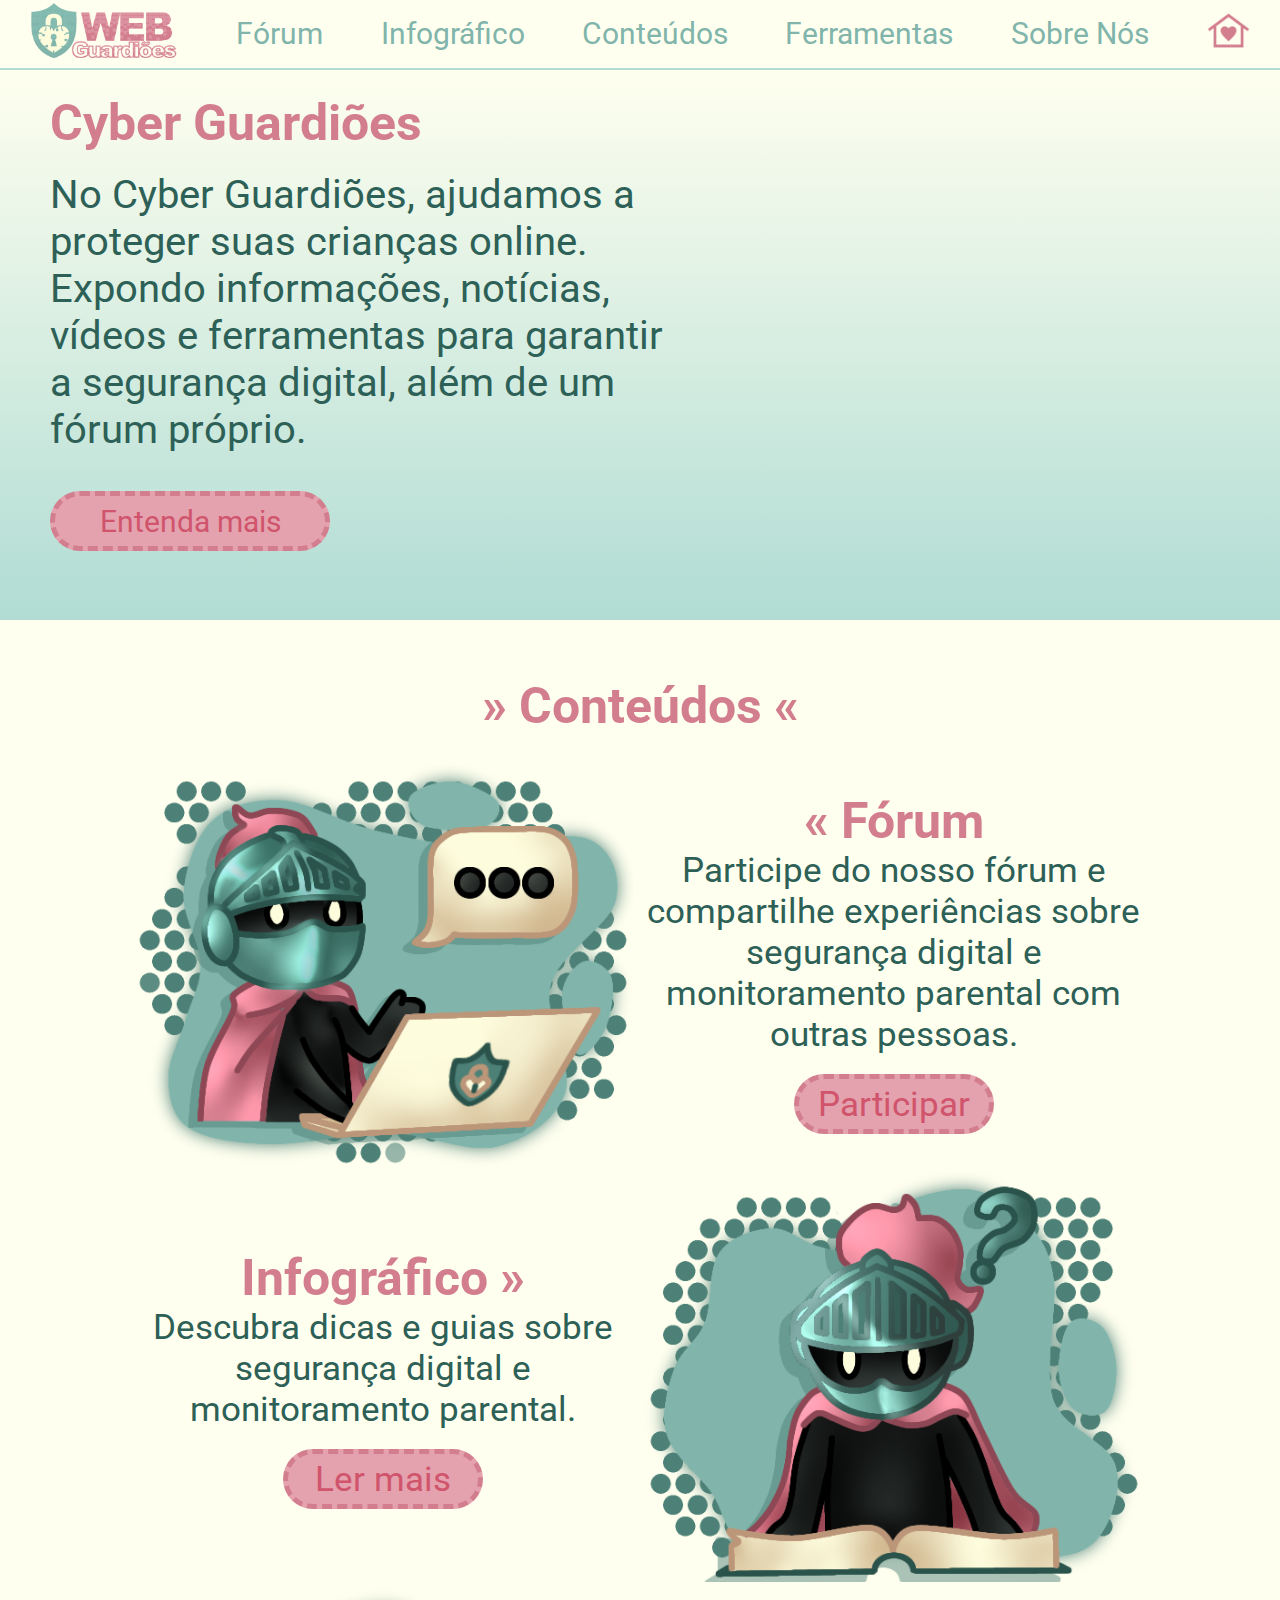
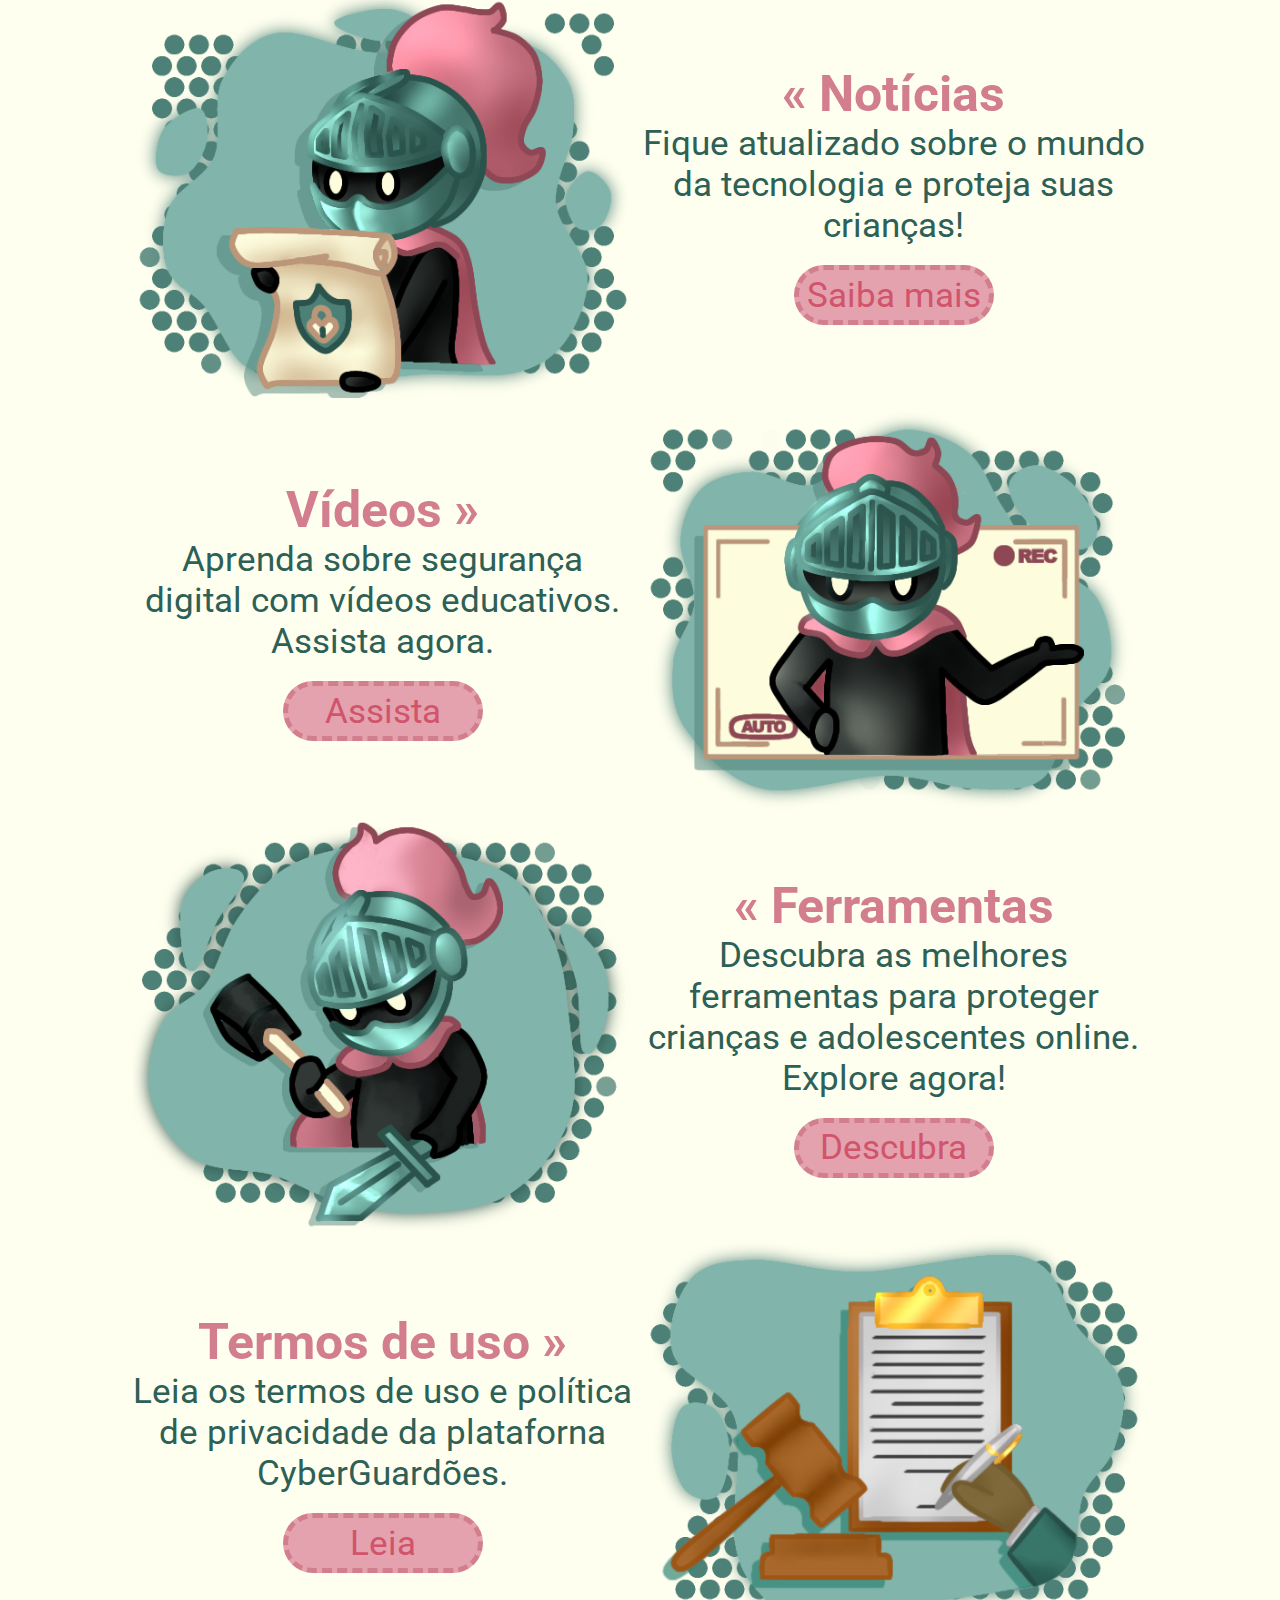
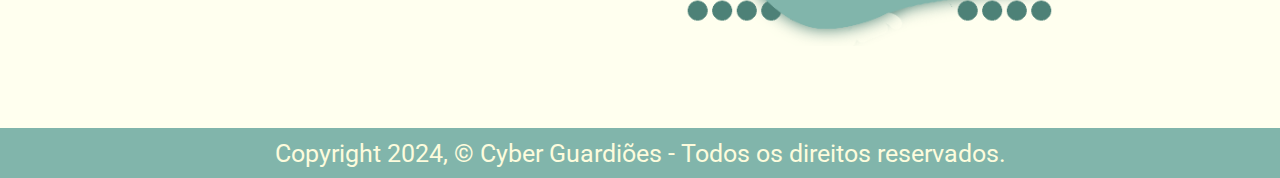
<file: index.html>
<!DOCTYPE html>
<html lang="pt-BR">
    <head>
        <meta charset="UTF-8">
        <meta name="viewport" content="width-device-width, initial-scale-1.0">
        <link rel="icon" type="image/png" href="src/imagens/Icone.png">
        <link rel="stylesheet" href="src/style/style.css">
        <title>CyberGuardiões | Principal</title>
    </head>
    <body>
        <nav> <!-- MENU -->
            <ul>
                <li><a href="index.html" width="50%"><img src="src/imagens/Logo.png" width="150px" height="auto"></a></li>  
                <li><a href="https://cyberguardioes.wixsite.com/forum">Fórum</a></li>
                <li><a href="infografico.html">Infográfico</a></li>
                <li><a href="conteudos.html">Conteúdos</a></li>
                <li><a href="ferramentas.html">Ferramentas</a></li>
		<li><a href="sobre_nos.html">Sobre Nós</a></li>
                <li><a href="index.html"><img src="src/imagens/Casinha.png" width="45px" height="auto"></a></li>
            </ul>
        </nav>
        <div class="espaco"></div><!-- espaço em branco por baixo do nav-->
        <div class="bemvindo_gradiente"><!-- parte do gradiente -->
            <div class="bemvindo"><!-- area do texto + botao -->
                <br><h2 class="titulo">Cyber Guardiões</h2>
                <br><p>No Cyber Guardiões, ajudamos a proteger suas crianças online. Expondo informações, notícias, vídeos e ferramentas para garantir a segurança digital, além de um fórum próprio.</p>
                <br><br><div class="bemvindo_botao"><a href="#conteudo"><p>Entenda mais</p></a></div>
                <div id="conteudo"></div><!-- da certinho no começo da proxima parte, sem o nav sobrepor -->
            </div>
            <img src="src/imagens/Guadiao.png" class="Guardiao">
        </div>
        <center><br><br>
            <div class="conteudo">
                <br><h2 class="titulo">&#187; Conteúdos &#171;</h2><br>
                <table>
                    <tr> <!-- FORUM -->
                        <th>
                            <img src="src/imagens/Forum.png">
                        </th>
                        <th>
                            <h2 class="titulo">&#171; Fórum</h2>
                            <p>Participe do nosso fórum e compartilhe experiências sobre segurança digital e monitoramento parental com outras pessoas.</p>
                            <br><center><div class="conteudo_botao"><a href="https://cyberguardioes.wixsite.com/forum"><p>Participar</p></a></div></center>
                        </th>
                    </tr>
                    <tr> <!-- ARTIGOS -->
                        <th>
                            <h2 class="titulo">Infográfico &#187;</h2>
                            <p>Descubra dicas e guias sobre segurança digital e monitoramento parental.</p>
                            <br><center><div class="conteudo_botao"><a href="infografico.html"><p>Ler mais</p></a></div></center>
                        </th>
                        <th>
                            <img src="src/imagens/Infografico.png">
                        </th>
                    </tr>
                    <tr><!-- NOTICIAS -->
                        <th>
                            <img src="src/imagens/Noticias.png">
                        </th>
                        <th>
                            <h2 class="titulo">&#171; Notícias</h2>
                            <p>Fique atualizado sobre o mundo da tecnologia e proteja suas crianças!</p>
                            <br><center><div class="conteudo_botao"><a href="conteudos.html#noticias"><p>Saiba mais</p></a></div></center>
                        </th>
                    </tr>
                    <tr><!-- VIDEOS -->
                        <th>
                            <h2 class="titulo">Vídeos &#187;</h2>
                            <p>Aprenda sobre segurança digital com vídeos educativos. Assista agora.</p>
                            <br><center><div class="conteudo_botao"><a href="conteudos.html#videos"><p>Assista</p></a></div></center>
                        </th>
                        <th>
                            <img src="src/imagens/Videos.png">
                        </th>
                    </tr>
                    <tr><!-- FERRAMENTAS -->
                        <th>
                            <img src="src/imagens/Ferramentas.png">
                        </th>
                        <th>
                            <h2 class="titulo">&#171; Ferramentas</h2>
                            <p>Descubra as melhores ferramentas para proteger crianças e adolescentes online. Explore agora!</p>
                            <br><center><div class="conteudo_botao"><a href="ferramentas.html"><p>Descubra</p></a></div></center>
                        </th>
                    </tr>
		    <tr><!-- TERMOS DE USO -->
                        <th>
                            <h2 class="titulo">Termos de uso &#187;</h2>
                            <p>Leia os termos de uso e política de privacidade da plataforna CyberGuardões.</p>
                            <br><center><div class="conteudo_botao"><a href="https://cyberguardioes.wixsite.com/forum/termos-de-uso"><p>Leia</p></a></div></center>
                        </th>
                        <th>
                            <img src="src/imagens/Termos.png">
                        </th>
                    </tr>	
                </table>
            </div><br>
        </center>
		<br><br><br>
        <footer>
            Copyright 2024, © Cyber Guardiões - Todos os direitos reservados.
        </footer>
    </body>
</html>
</file>
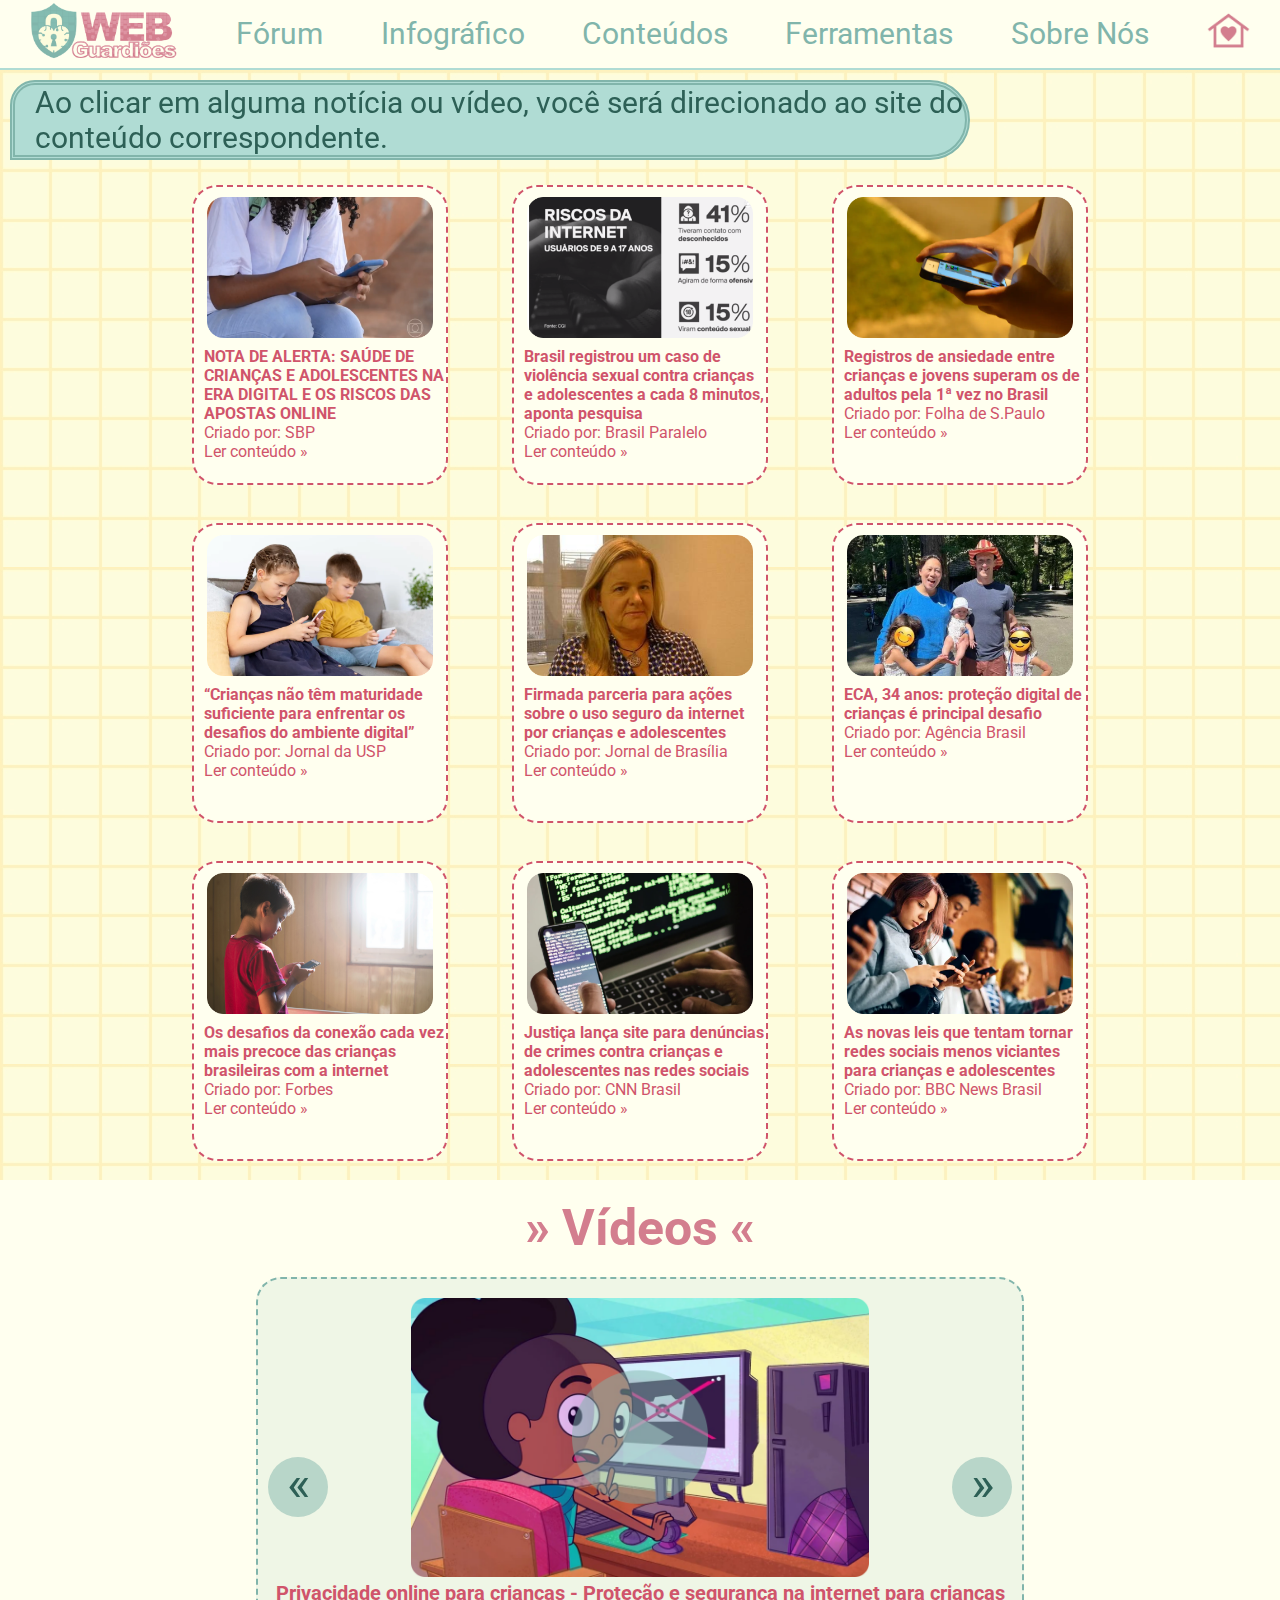
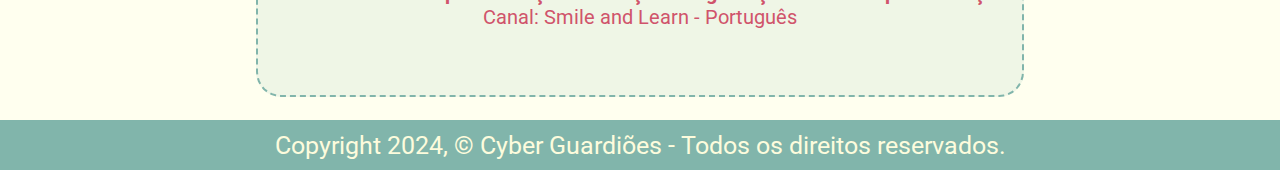
<file: conteudos.html>
<!DOCTYPE html>
<html lang="pt-BR">
    <head>
        <meta charset="UTF-8">
        <meta name="viewport" content="width-device-width, initial-scale-1.0">
        <link rel="icon" type="image/png" href="src/imagens/Icone.png">
        <link rel="stylesheet" href="src/style/style.css">
        <title>CyberGuardiões | Conteúdos</title>
    </head>
    <body>
        <nav> <!-- MENU -->
            <ul>
                <li><a href="index.html" width="50%"><img src="src/imagens/Logo.png" width="150px" height="auto"></a></li>  
                <li><a href="https://cyberguardioes.wixsite.com/forum">Fórum</a></li>
                <li><a href="infografico.html">Infográfico</a></li>
                <li><a href="conteudos.html">Conteúdos</a></li>
                <li><a href="ferramentas.html">Ferramentas</a></li>
		        <li><a href="sobre_nos.html">Sobre Nós</a></li>
                <li><a href="index.html"><img src="src/imagens/Casinha.png" width="45px" height="auto"></a></li>
            </ul>
        </nav>
        <div class="espaco" id="noticias"></div><!--espaço em branco por baixo do nav-->
        <div style="background-image: url(src/imagens/fundo.jpg)">
            <div class="balao"> Ao clicar em alguma notícia ou vídeo, você será direcionado ao site do conteúdo correspondente.</div>
            <br><h2 class="titulo"><center>&#187; Notícias &#171;</center></h2><br><br>
            <section class="noticiaSection">
            <div class="noticiaDiv">
                <a href="https://www.sbp.com.br/imprensa/detalhe/news/nota-de-alerta-saude-de-criancas-e-adolescentes-na-era-digital-e-os-riscos-das-apostas-online/"><center><img src="src/imagens/Noticia1.png"></center>
                <p>
                    <b>NOTA DE ALERTA: SAÚDE DE CRIANÇAS E ADOLESCENTES NA ERA DIGITAL E OS RISCOS DAS APOSTAS ONLINE</b><br>
                    Criado por: SBP<br>
                    Ler conteúdo &#187;</a>
                </p><br>
            </div>
            <div class="noticiaDiv">
                <a href="https://www.brasilparalelo.com.br/noticias/brasil-registrou-um-caso-de-violencia-sexual-contra-criancas-e-adolescentes-a-cada-8-minutos-aponta-pesquisa"><center><img src="src/imagens/Noticia2.png"></center>
                <p>
                    <b>Brasil registrou um caso de violência sexual contra crianças e adolescentes a cada 8 minutos, aponta pesquisa</b><br>
                    Criado por: Brasil Paralelo<br>
                    Ler conteúdo &#187;</a>
                </p><br>
            </div>
            <div class="noticiaDiv">
                <a href="Registros de ansiedade entre crianças e jovens superam os de adultos pela 1ª vez no Brasil"><center><img src="src/imagens/Noticia3.png"></center>
                <p>
                    <b>Registros de ansiedade entre crianças e jovens superam os de adultos pela 1ª vez no Brasil</b><br>
                    Criado por: Folha de S.Paulo<br>
                    Ler conteúdo &#187;</a>
                </p><br>
            </div>
        </section><br><br>
        <section class="noticiaSection">
            <div class="noticiaDiv">
                <a href="https://jornal.usp.br/radio-usp/criancas-nao-tem-maturidade-suficiente-para-enfrentar-os-desafios-do-ambiente-digital/"><center><img src="src/imagens/Noticia4.png"></center>
                <p>
                    <b>“Crianças não têm maturidade suficiente para enfrentar os desafios do ambiente digital”</b><br>
                    Criado por: Jornal da USP<br>
                    Ler conteúdo &#187;</a>
                </p><br>
            </div>
            <div class="noticiaDiv">
                <a href="https://jornaldebrasilia.com.br/brasilia/firmada-parceria-para-acoes-sobre-o-uso-seguro-da-internet-por-criancas-e-adolescentes/"><center><img src="src/imagens/Noticia5.png"></center>
                <p>
                    <b>Firmada parceria para ações sobre o uso seguro da internet por crianças e adolescentes</b><br>
                    Criado por: Jornal de Brasília<br>
                    Ler conteúdo &#187;</a>
                </p><br>
            </div>
            <div class="noticiaDiv">
                <a href="https://agenciabrasil.ebc.com.br/direitos-humanos/noticia/2024-07/eca-34-anos-protecao-digital-de-criancas-e-principal-desafio"><center><img src="src/imagens/Noticia6.png"></center>
                <p>
                    <b>ECA, 34 anos: proteção digital de crianças é principal desafio</b><br>
                    Criado por: Agência Brasil<br>
                    Ler conteúdo &#187;</a>
                </p><br>
            </div>
        </section><br><br>
        <section class="noticiaSection">
            <div class="noticiaDiv">
                <a href="https://forbes.com.br/forbes-tech/2023/11/criancas-brasileiras-estao-conectadas-a-internet-mais-cedo-quais-os-desafios-dessa-relacao/"><center><img src="src/imagens/Noticia7.png"></center>
                <p>
                    <b>Os desafios da conexão cada vez mais precoce das crianças brasileiras com a internet</b><br>
                    Criado por: Forbes<br>
                    Ler conteúdo &#187;</a>
                </p><br>
            </div>
            <div class="noticiaDiv">
                <a href="https://www.cnnbrasil.com.br/nacional/justica-lanca-site-para-denuncias-de-crimes-contra-criancas-e-adolescentes-nas-redes-sociais/"><center><img src="src/imagens/Noticia8.png"></center>
                <p>
                    <b>Justiça lança site para denúncias de crimes contra crianças e adolescentes nas redes sociais</b><br>
                    Criado por: CNN Brasil<br>
                    Ler conteúdo &#187;</a>
                </p><br>
            </div>
            <div class="noticiaDiv">
                <a href="https://www.bbc.com/portuguese/articles/c2x0g71452vo"><center><img src="src/imagens/Noticia9.png"></center>
                <p>
                    <b>As novas leis que tentam tornar redes sociais menos viciantes para crianças e adolescentes</b><br>
                    Criado por: BBC News Brasil<br>
                    Ler conteúdo &#187;</a>
                </p><br>
            </div>
        </section><br><div  id="videos" class="idVideo"></div>
    </div>
    <div class="fundoVideo">
        <br><h2 class="titulo"><center>&#187; Vídeos &#171;</center></h2>
        <div class="carrossel"><br>
            <div class="carrossel-container">
                <div class="videoDiv">
                    <a href="https://www.youtube.com/watch?v=IRYbq9EMyNM"><img src="src/imagens/Video1.png"></a>
                    <div class="legendaVideos">
                        <p>
                            <b>Privacidade online para crianças - Proteção e segurança na internet para crianças<br></b>
                            Canal: Smile and Learn - Português
                        </p>
                    </div>
                </div>
                <div class="videoDiv">
                    <a href="https://www.youtube.com/watch?v=xRWcW0RtYjY"><img src="src/imagens/Video2.png"></a>
                    <div class="legendaVideos">
                        <p>
                            <b>O que são as fakes news? - Dicas para reconhecê-las - Fake news para crianças<br>Episódio 1<br></b>
                            Canal: Smile and Learn - Português
                        </p>
                    </div>
                </div>
                <div class="videoDiv">
                    <a href="https://www.youtube.com/watch?v=mnj_6tWZf7k"><img src="src/imagens/Video3.png"></a>
                    <div class="legendaVideos">
                        <p>
                            <b>Segurança Na Internet<br></b>
                            Canal: CEPIA Cidadania
                        </p>
                    </div>
                </div>
                <div class="videoDiv">
                    <a href="https://www.youtube.com/watch?v=ynq1lVoPO_I"><img src="src/imagens/Video4.png"></a>
                    <div class="legendaVideos">
                        <p>
                            <b>Cidadania digital: educação e proteção das crianças online | Marcelo Fattori | TEDxJundiaí<br></b>
                            Canal: TEDx Talks
                        </p>
                    </div>
                </div>
                <div class="videoDiv">
                    <a href="https://www.youtube.com/watch?v=0_63EE1SedE"><img src="src/imagens/Video5.png"></a>
                    <div class="legendaVideos">
                        <p>
                            <b>O perigo das REDES SOCIAIS para crianças e adolescentes| Cuidados e prevenção para um uso consciente<br></b>
                            Canal: Almanaque dos Pais
                        </p>
                    </div>
                </div>
                <div class="videoDiv">
                    <a href="https://www.youtube.com/watch?v=FVJTNMNWdyU"><img src="src/imagens/Video6.png"></a>
                    <div class="legendaVideos">
                        <p>
                            <b>Em vídeo perturbador, campanha mostra perigos de postar fotos de crianças<br>Episódio 1<br></b>
                            Canal: NG Pimentas e Legumes
                        </p>
                    </div>
                </div>
                <div class="videoDiv">
                    <a href="https://www.youtube.com/watch?v=jBnO_JhjCjY"><img src="src/imagens/Video7.png"></a>
                    <div class="legendaVideos">
                        <p>
                            <b>Entenda os riscos da exposição de filhos na internet | BandNews TV<br></b>
                            Canal: Band Jornalismo
                        </p>
                    </div>
                </div>
                <div class="videoDiv">
                    <a href="https://www.youtube.com/watch?v=o35IDQYacpk"><img src="src/imagens/Video8.png"></a>
                    <div class="legendaVideos">
                        <p>
                            <b>Veja Saúde: Os limites do uso de redes sociais por crianças e adolescentes<br></b>
                            Canal: veja+
                        </p>
                    </div>
                </div>
            </div>
            <div class="VideoBotao Esquerda" onclick="moveSlide(-1)">&#171;</div>
            <div class="VideoBotao Direita" onclick="moveSlide(1)">&#187;</div>
        </div>
    </div>
        <footer>
            Copyright 2024, © Cyber Guardiões - Todos os direitos reservados.
        </footer>
        <script>
            let currentIndex = 0;
            const slides = document.querySelectorAll('.videoDiv');
            const totalSlides = slides.length;
        
            function moveSlide(direction) {
                currentIndex = (currentIndex + direction + totalSlides) % totalSlides;
                const slideWidth = slides[0].clientWidth;
                const offset = -currentIndex * slideWidth;
                document.querySelector('.carrossel-container').style.transform = `translateX(${offset}px)`;
            }
        </script>
    </body>
</html>
</file>
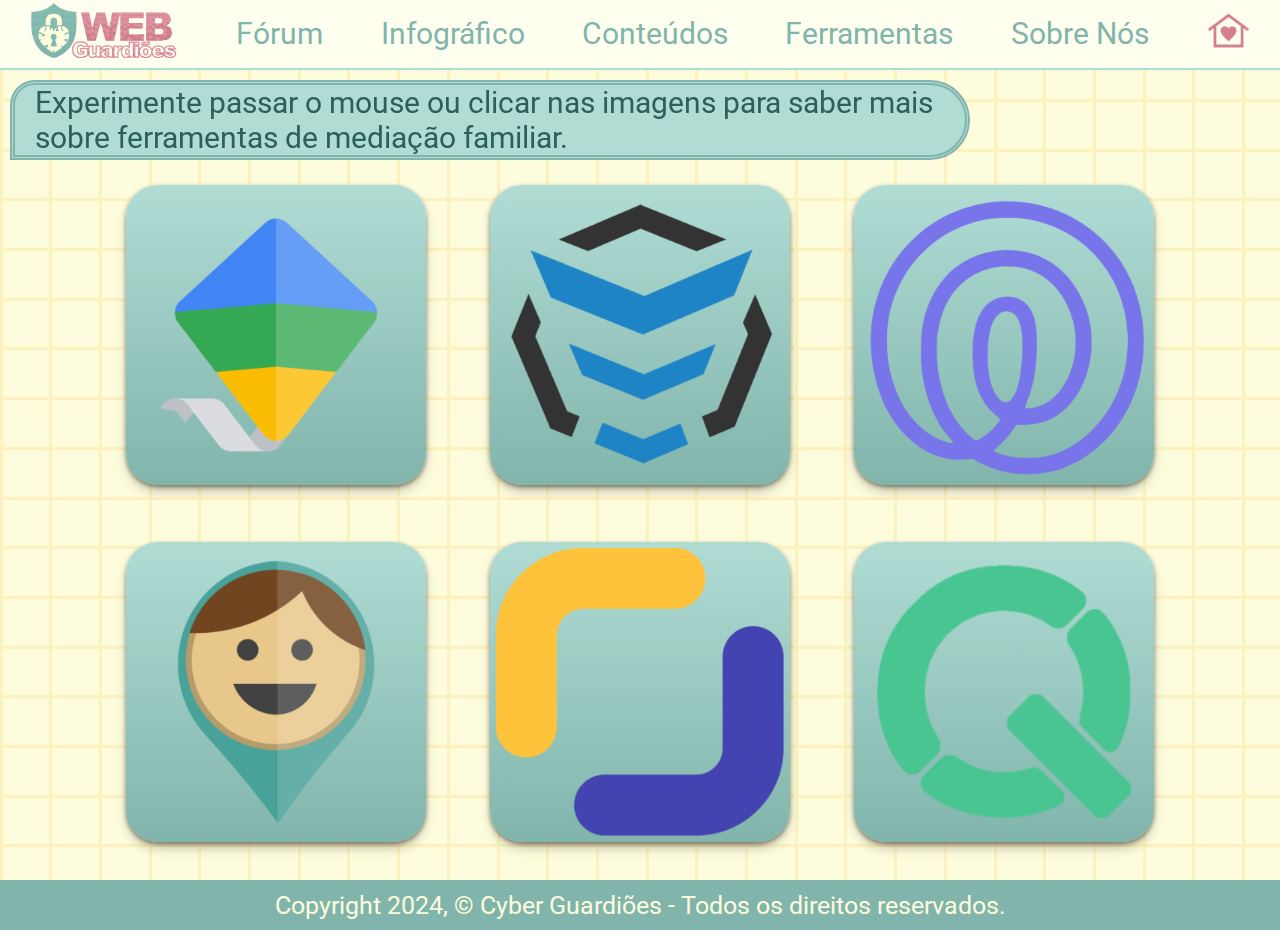
<file: ferramentas.html>
<!DOCTYPE html>
<html lang="pt-BR">
    <head>
        <meta charset="UTF-8">
        <meta name="viewport" content="width-device-width, initial-scale-1.0">
        <link rel="icon" type="image/png" href="src/imagens/Icone.png">
        <link rel="stylesheet" href="src/style/style.css">
        <title>CyberGuardiões | Ferramentas</title>
    </head>
    <body background="src/imagens/fundo.jpg">
        <nav> <!-- MENU -->
            <ul>
                <li><a href="index.html" width="50%"><img src="src/imagens/Logo.png" width="150px" height="auto"></a></li>  
                <li><a href="https://cyberguardioes.wixsite.com/forum">Fórum</a></li>
                <li><a href="infografico.html">Infográfico</a></li>
                <li><a href="conteudos.html">Conteúdos</a></li>
                <li><a href="ferramentas.html">Ferramentas</a></li>
		<li><a href="sobre_nos.html">Sobre Nós</a></li>
                <li><a href="index.html"><img src="src/imagens/Casinha.png" width="45px" height="auto"></a></li>
            </ul>
        </nav>
        <div class="espaco"></div><!--espaço em branco por baixo do nav-->
        <div class="balao"> Experimente passar o mouse ou clicar nas imagens para saber mais sobre ferramentas de mediação familiar.</div>
        <br><h2 class="titulo"><center>&#187; Ferramentas &#171;</center></h2><br><br>
    <section class="container">
        <a href="https://families.google/intl/pt-BR/familylink/">
        <div class="card">
            <figure>
                <img src="src/imagens/familyLink.png" class="img">
            </figure>
            <div class="tituloFerramentas">
                <h2>Google<br>Family Link</h2>
            </div>
            <div class="conteudoFerramentas">
                <p>O aplicativo permite que os responsáveis restrinjam conteúdo, aprovem ou reprovem aplicativos, definam tempos de tela e muito mais.</p>
            </div>
        </div></a>
        <a href="https://appblock.app/">
        <div class="card">
            <figure>
                <img src="src/imagens/appBlock.png" class="img">
            </figure>
            <div class="tituloFerramentas">
                <h2>App Block</h2>
            </div>
            <div class="conteudoFerramentas">
                <p>Controla o tempo de tela das crianças no celular: bloqueia recursos, cria perfis e bloqueios por localização.<br>Segurança garantida: app não desinstala sem permissão.</p>
            </div>
        </div></a>
        <a href="https://www.life360.com/">
        <div class="card">
            <figure>
                <img src="src/imagens/life360.png" class="img">
            </figure>
            <div class="tituloFerramentas">
                <h2>Life 360</h2>
            </div>
            <div class="conteudoFerramentas">
                <p>Permite que os responsáveis acompanhem a localização da criança em tempo real, recebam alertas de chegada, realizem chamadas de emergência e rastreiem o dispositivo.</p>
            </div>
        </div></a>
    </section>
    <br><br><br>
    <section class="container">
        <a href="https://kid-control.com/">
        <div class="card">
            <figure>
                <img src="src/imagens/kidsControl.png" class="img"/>
            </figure>
            <div class="tituloFerramentas">
                <h2>Kids Control</h2>
            </div>
            <div class="conteudoFerramentas">
                <p>Rastreamento preciso por GPS, alertas de locais e botão SOS. Mesmo sem internet, monitore a localização da sua criança e receba alertas importantes.</p>
            </div>
        </div>
        <a href="https://screentimelabs.com/">   
        <div class="card">
            <figure>
                <img src="src/imagens/screenTime.png" class="img">
            </figure>
            <div class="tituloFerramentas">
                <h2>Screen Time</h2>
            </div>
            <div class="conteudoFerramentas">
                <p>Monitora as atividades online: pesquisas, tempo de uso e, com a versão premium, bloqueia apps, monitora em tempo real e lhe fornece relatórios.</p>
            </div>
        </div></a>  
        <a href="https://www.qustodio.com/pt-br/">
        <div class="card">
            <figure>
                <img src="src/imagens/qustodio.png" class="img"/>
            </figure>
            <div class="tituloFerramentas">
                <h2>Qustodio</h2>
            </div>
            <div class="conteudoFerramentas">
                <p>A ferramenta permite controlar YouTube, limite jogos e apps, monitorar tempo de tela, localizar o dispositivo e ter botão de SOS.</p>
            </div>
        </div></a>
    </section>
    <br><br>
        <footer>
            Copyright 2024, © Cyber Guardiões - Todos os direitos reservados.
        </footer>
    </body>
</html>
</file>
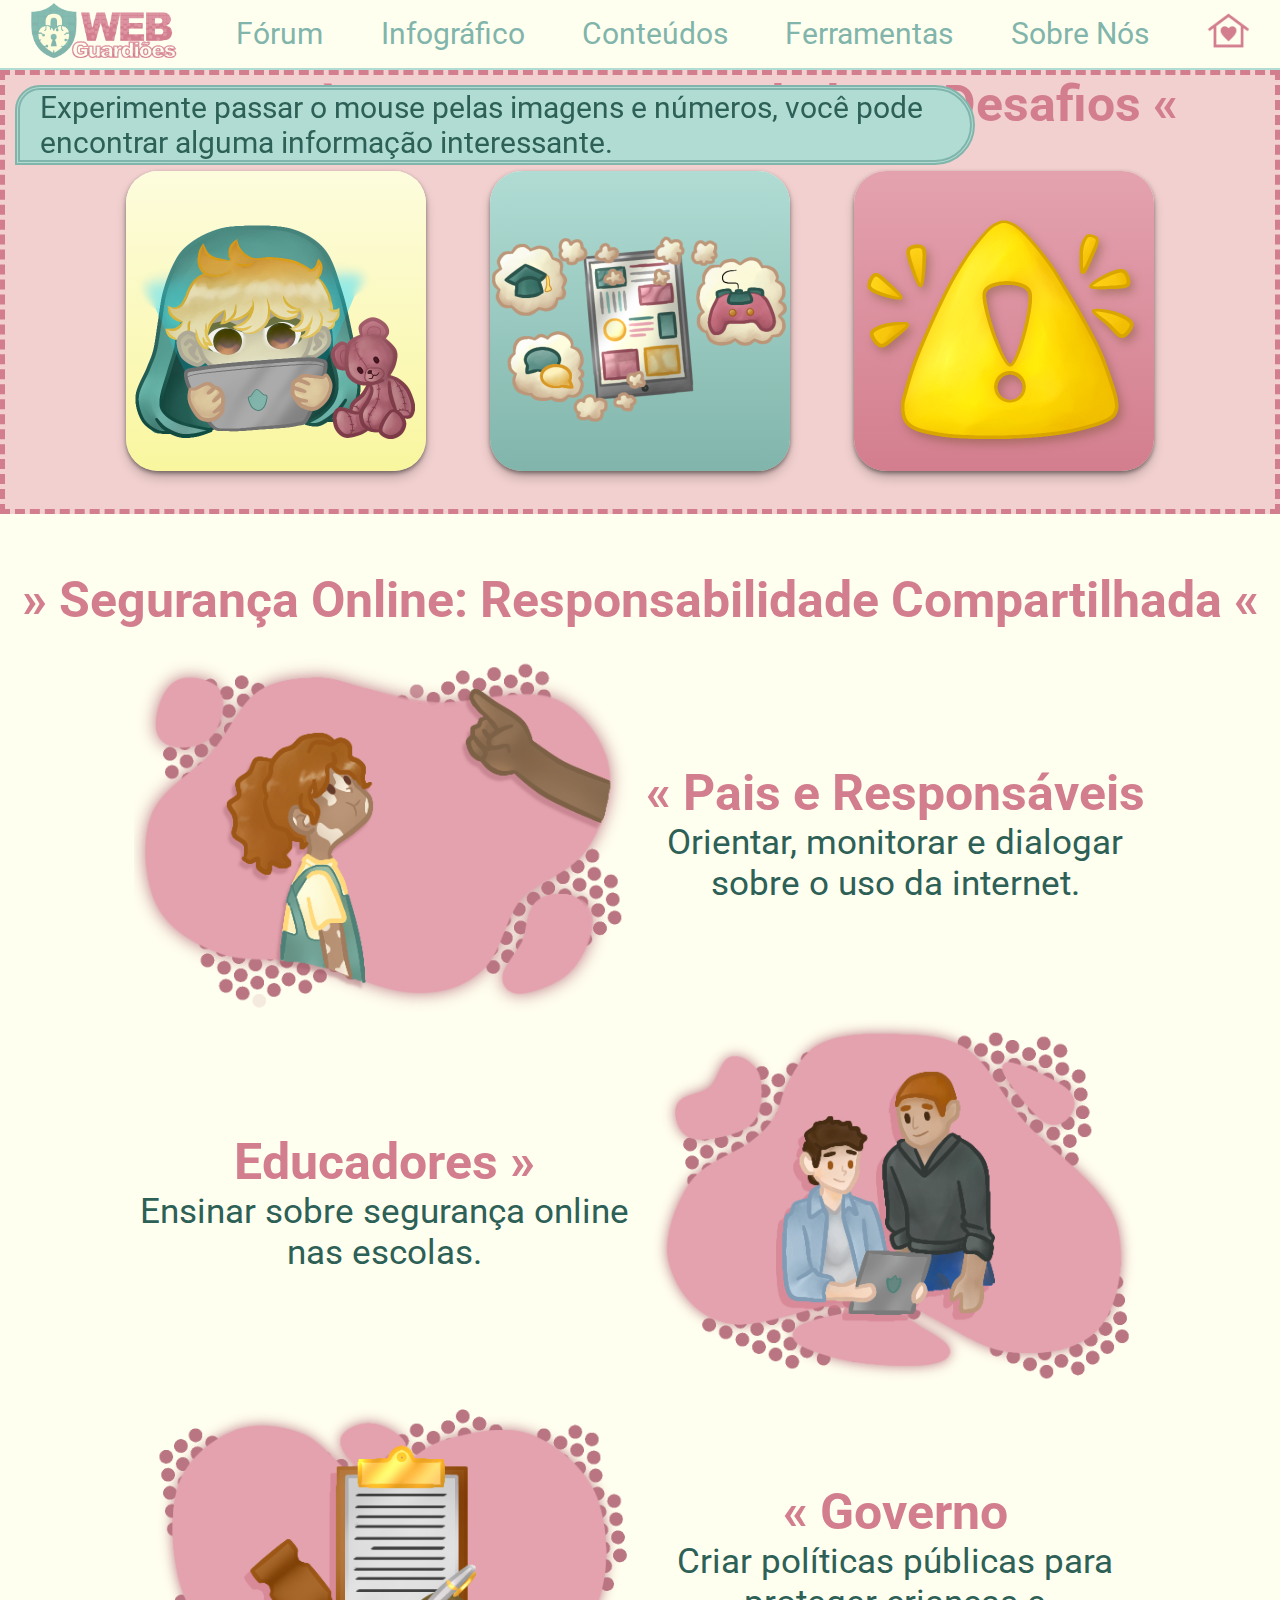
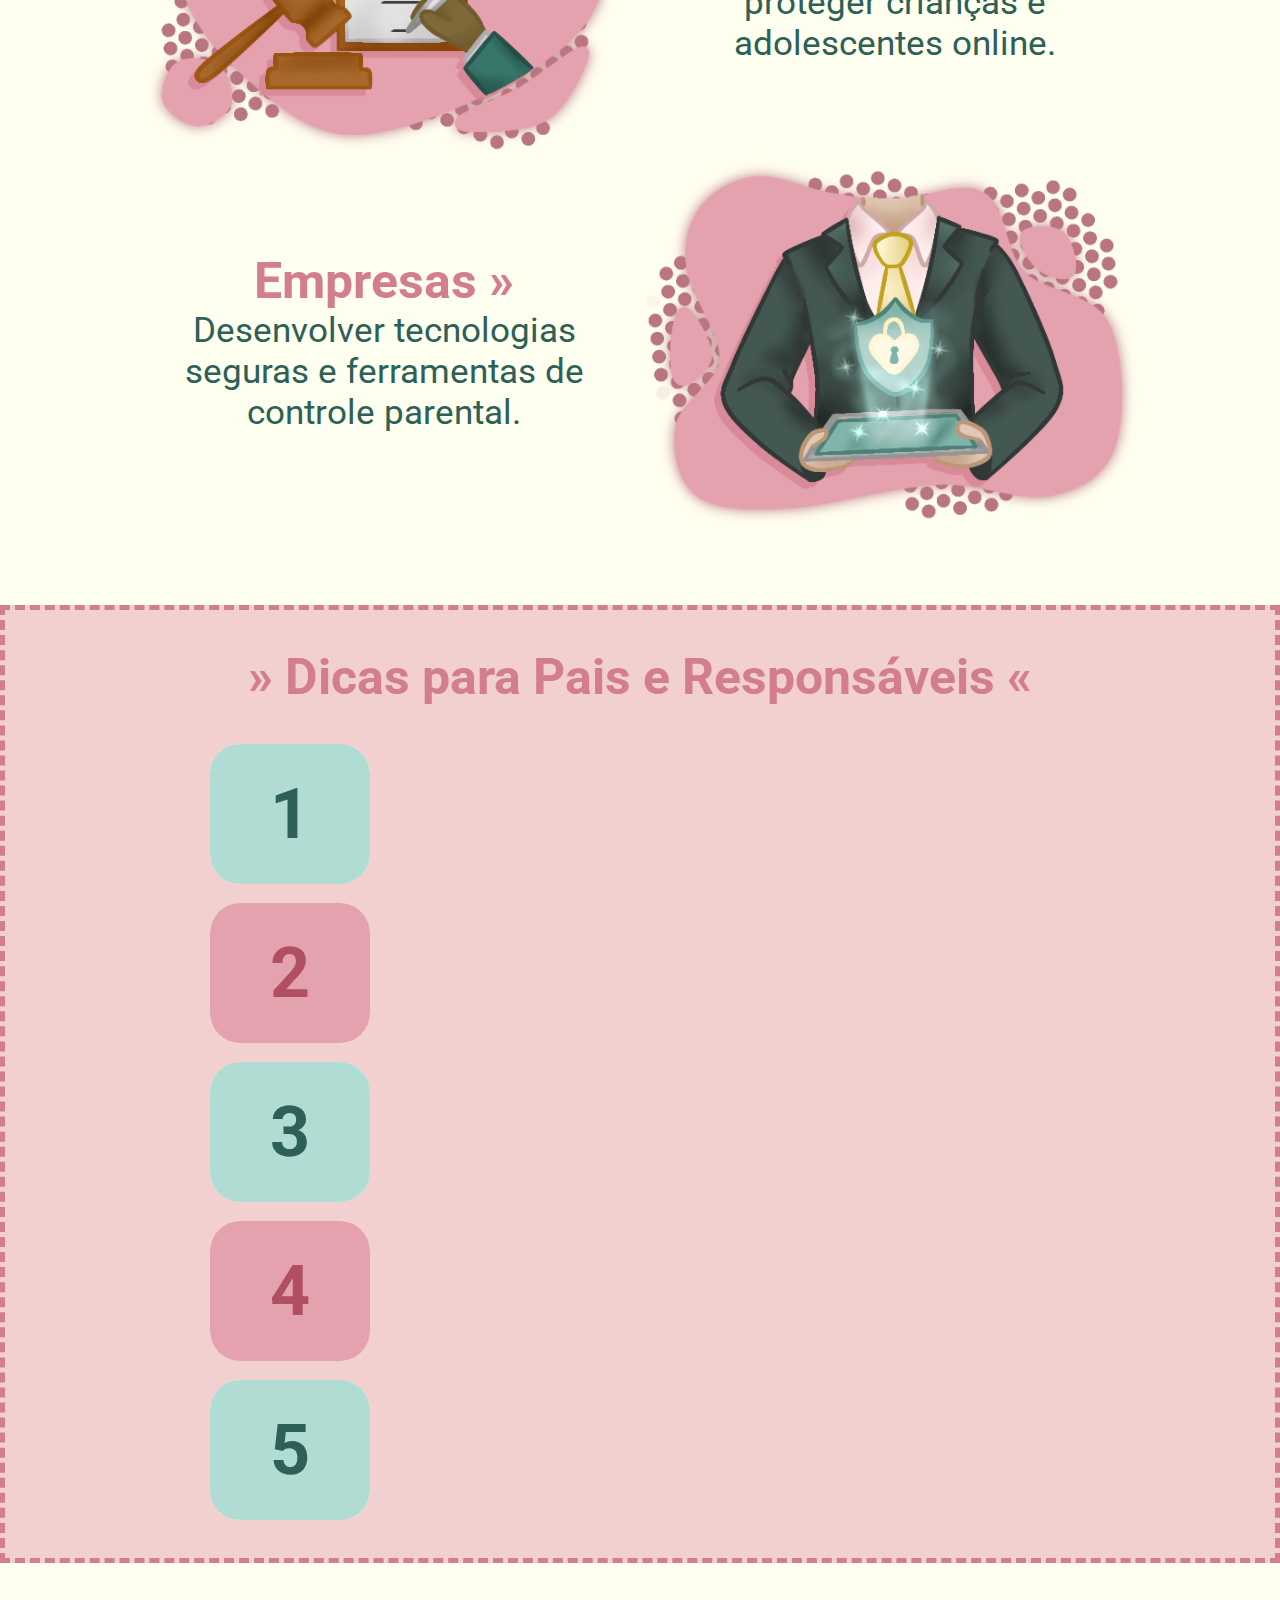
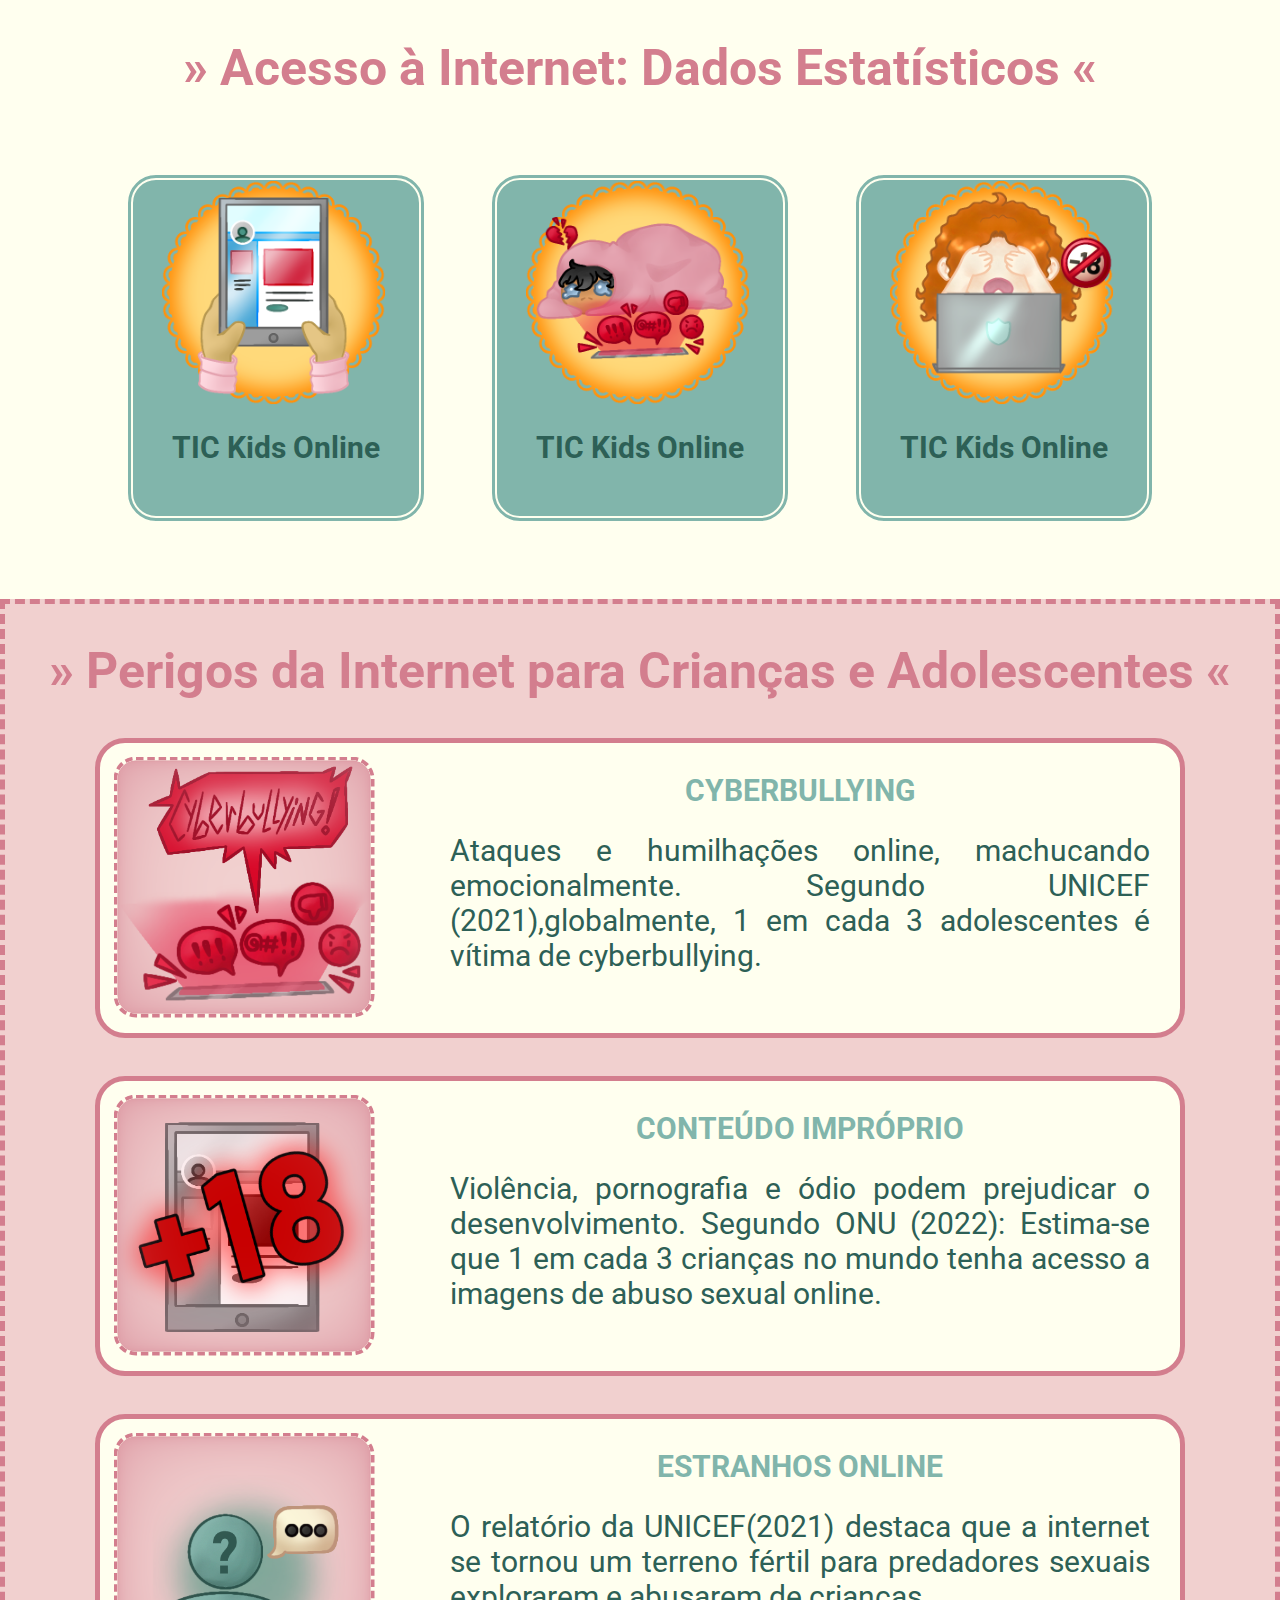
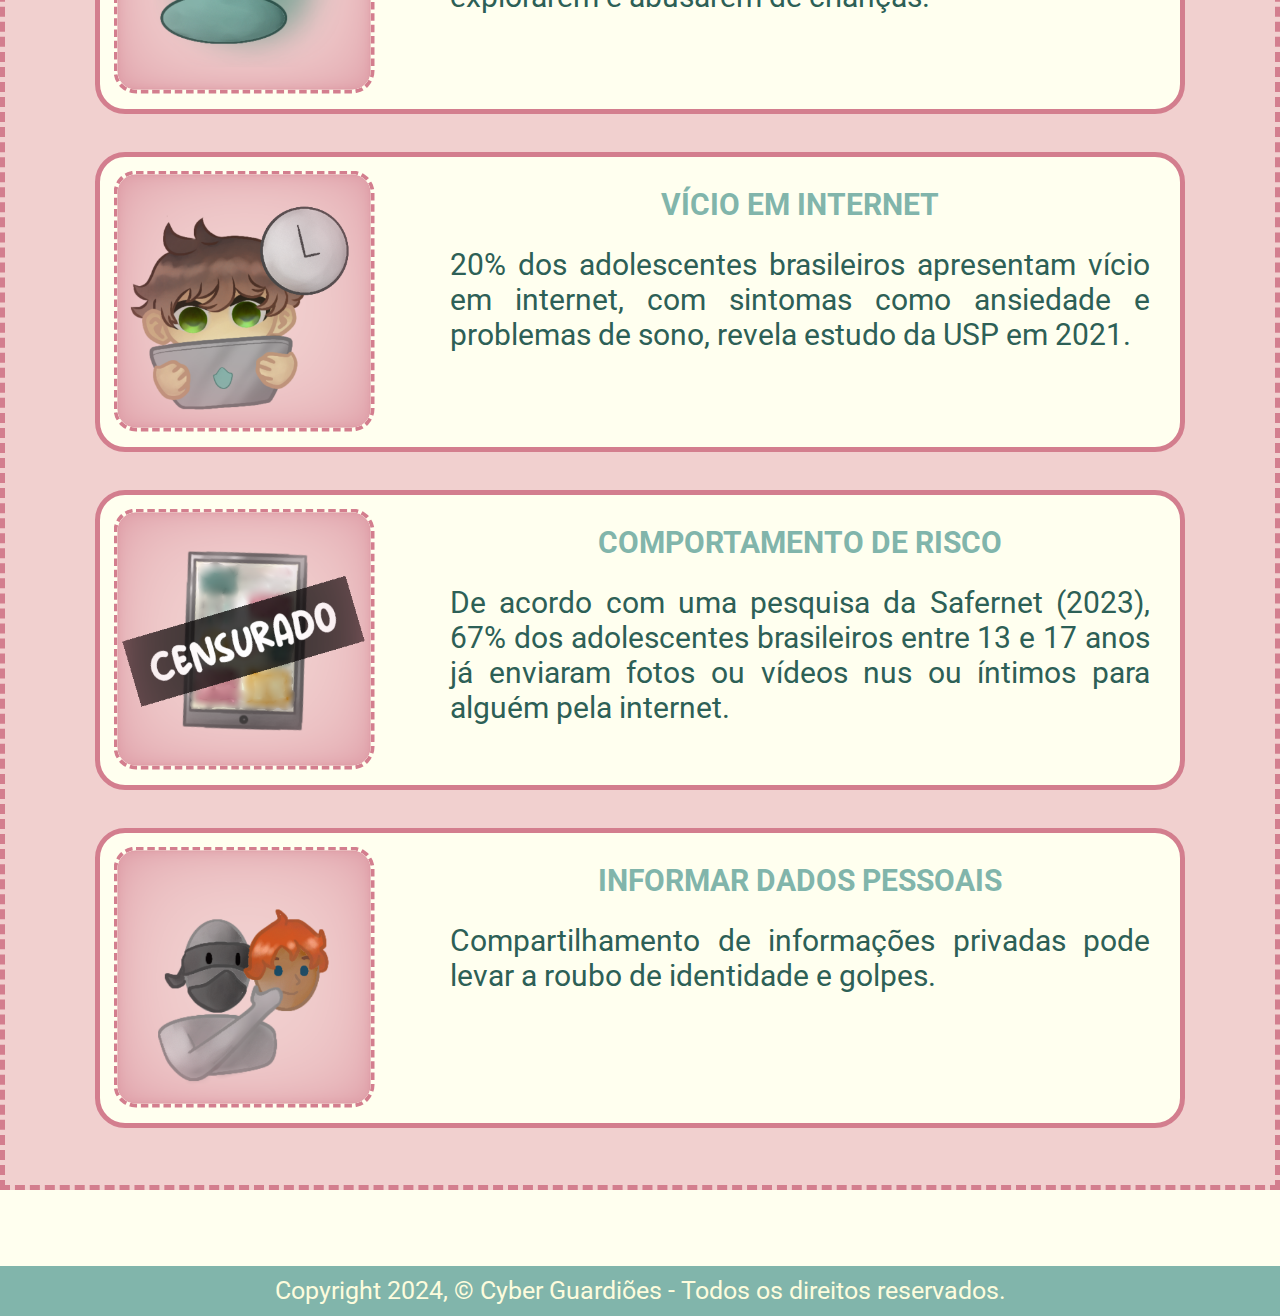
<file: infografico.html>
<!DOCTYPE html>
<html lang="pt-BR">
    <head>
        <meta charset="UTF-8">
        <meta name="viewport" content="width-device-width, initial-scale-1.0">
        <link rel="icon" type="image/png" href="src/imagens/Icone.png">
        <link rel="stylesheet" href="src/style/style.css">
        <title>CyberGuardiões | Infográfico</title>
    </head>
    <body>
        <nav> <!-- MENU -->
            <ul>
                <li><a href="index.html" width="50%"><img src="src/imagens/Logo.png" width="150px" height="auto"></a></li>  
                <li><a href="https://cyberguardioes.wixsite.com/forum">Fórum</a></li>
                <li><a href="infografico.html">Infográfico</a></li>
                <li><a href="conteudos.html">Conteúdos</a></li>
                <li><a href="ferramentas.html">Ferramentas</a></li>
		<li><a href="sobre_nos.html">Sobre Nós</a></li>
                <li><a href="index.html"><img src="src/imagens/Casinha.png" width="45px" height="auto"></a></li>
            </ul>
        </nav>
        <div class="espaco"></div><!--espaço em branco por baixo do nav-->
		<div class="fundo_inf">
			<div class="balao"> Experimente passar o mouse pelas imagens e números, você pode<br>encontrar alguma informação interessante. </div>
		<center><h2 class="titulo">&#187; Acesso à Internet: Oportunidades e Desafios &#171;</h2></center>
		<br><br>
		<section class="container_inf">
        <div class="card">
            <figure class="d_fig">
                <img src="src/imagens/dadosInfo.png" class="img">
            </figure>
            <div class="tituloFerramentas">
			
                <h2>Dados:</h2>
            </div>
            <div class="conteudoFerramentas">
                <p>95% das crianças e adolescentes brasileiros usam a internet (Cetic.br, 2023).</p>
            </div>
        </div>
        <div class="card">
            <figure class="i_fig">
                <img src="src/imagens/impoInfo.png" class="img">
            </figure>
            <div class="tituloFerramentas">
                <h2>Importância:</h2>
            </div>
            <div class="conteudoFerramentas">
                <p>A internet oferece acesso à informação, educação, entretenimento e comunicação.</p>
            </div>
        </div>
        <div class="card">
            <figure class="p_fig">
                <img src="src/imagens/perigoInfo.png" class="img">
            </figure>
            <div class="tituloFerramentas">
                <h2>Perigos:</h2>
            </div>
            <div class="conteudoFerramentas">
                <p>Também traz riscos como cyberbullying, conteúdo impróprio, contato com estranhos e vício.</p>
            </div>
        </div>
    </section>
	<br><br>
        </div>
	<br><br>
	<center>
	<div class="conteudo">
                <br><h2 class="titulo">&#187; Segurança Online: Responsabilidade Compartilhada &#171;</h2><br>
                <table>
                    <tr> <!-- PAIS E RESPONSAVEIS -->
                        <th>
                            <img src="src/imagens/paisrespInfo.png">
                        </th>
                        <th>
                            <h2 class="titulo">&#171; Pais e Responsáveis</h2>
                            <p>Orientar, monitorar e dialogar sobre o uso da internet.</p>
                        </th>
                    </tr>
                    <tr> <!-- EDUCADORES -->
                        <th>
                            <h2 class="titulo">Educadores &#187;</h2>
                            <p>Ensinar sobre segurança online nas escolas.</p>
                        </th>
                        <th>
                            <img src="src/imagens/educaInfo.png">
                        </th>
                    </tr>
                    <tr><!-- GOVERNO -->
                        <th>
                            <img src="src/imagens/goverInfo.png">
                        </th>
                        <th>
                            <h2 class="titulo">&#171; Governo</h2>
                            <p>Criar políticas públicas para proteger crianças e adolescentes online.</p>
                        </th>
                    </tr>
                    <tr><!-- EMPRESAS -->
                        <th>
                            <h2 class="titulo">Empresas &#187;</h2>
                            <p>Desenvolver tecnologias seguras e ferramentas de controle parental.</p>
                        </th>
                        <th>
                            <img src="src/imagens/empresaInfo.png">
                        </th>
                    </tr>
                </table>
    </div><br><br><br><br>
	</center>
	<div class="fundo_inf">
	<br><br>
		<center><h2 class="titulo">&#187; Dicas para Pais e Responsáveis &#171;</h2></center>
		<br><br>
	<div class="card_dicas">
		<div class="num_dica">
			<h2>1</h2>
		</div>
		<div class="content_dicas">
			<h2>Converse com seus filhos:</h2>
			<p>Sobre os riscos e oportunidades da internet.</p>
		</div>
	</div>
	<br>
	<div class="card_dicas">
		<div class="num_dica_1">
			<h2>2</h2>
		</div>
		<div class="content_dicas_1">
			<h2>Crie regras claras:</h2>
			<p>Para o uso da internet, incluindo tempo de tela e conteúdo permitido.</p>
		</div>
	</div>
	<br>
	<div class="card_dicas">
		<div class="num_dica">
			<h2>3</h2>
		</div>
		<div class="content_dicas">
			<h2>Use ferramentas de controle parental:</h2>
			<p>Para monitorar atividades online e restringir acesso a sites impróprios.</p>
		</div>
	</div>
	<br>
	<div class="card_dicas">
		<div class="num_dica_1">
			<h2>4</h2>
		</div>
		<div class="content_dicas_1">
			<h2>Seja um exemplo positivo:</h2>
			<p>Use a internet com responsabilidade e segurança.</p>
		</div>
	</div>
	<br>
	<div class="card_dicas">
		<div class="num_dica">
			<h2>5</h2>
		</div>
		<div class="content_dicas">
			<h2>Esteja atento aos sinais de alerta:</h2>
			<p> Como mudanças de comportamento, isolamento social ou queda no desempenho escolar.</p>
		</div>
	</div>
	<br><br>
	</div>
	<br><br><br><br>
	<center><h2 class="titulo">&#187; Acesso à Internet: Dados Estatísticos &#171;</h2></center><br><br><br><br>
	<div class="container_inf">
		<div class="card_dados">
			<div class="img-box">
					<img src="src/imagens/circuloRedes.png">
			</div>
			<div class="content_dados">
				<h2>TIC Kids Online Brasil, 2021</h2>
				<p>78% das crianças e adolescentes conectados usam redes sociais.</p>
			</div>
		</div>
			<div class="card_dados">
			<div class="img-box">
					<img src="src/imagens/circuloCyber.png">
			</div>
			<div class="content_dados">
				<h2>TIC Kids Online Brasil, 2021</h2>
				<p>O cyberbullying afeta 10% das crianças e adolescentes brasileiros.</p>
			</div>
		</div>
			<div class="card_dados">
			<div class="img-box">
					<img src="src/imagens/circuloImproprio.png">
			</div>
			<div class="content_dados">
				<h2>TIC Kids Online Brasil, 2021</h2>
				<p>82% das crianças e adolescentes brasileiros acessam conteúdo impróprio online.</p>
			</div>
		</div>
	</div>
	<br><br><br><br>
	<div class="fundo_inf">
	<br><br>
		<center><h2 class="titulo">&#187; Perigos da Internet para Crianças e Adolescentes &#171;</h2></center>
	<br><br>
		<div class="card_pg">
			<div class="img-box_1">
				<img src="src/imagens/quadradoCyberbully.png">
			</div>
			<div class="content_pg">
				<h2>CYBERBULLYING</h2>
				<p>Ataques e humilhações online, machucando emocionalmente. Segundo UNICEF (2021),globalmente, 1 em cada 3 adolescentes é vítima de cyberbullying.</p>
			</div>
		</div>
		<br><br>
		<div class="card_pg">
			<div class="img-box_1">
				<img src="src/imagens/quadradoContAdulto.png">
			</div>
			<div class="content_pg">
				<h2>CONTEÚDO IMPRÓPRIO</h2>
				<p>Violência, pornografia e ódio podem prejudicar o desenvolvimento. Segundo ONU (2022): Estima-se que 1 em cada 3 crianças no mundo tenha acesso a imagens de abuso sexual online.</p>
			</div>
		</div>
		<br><br>
		<div class="card_pg">
			<div class="img-box_1">
				<img src="src/imagens/quadradoEstranhos.png">
			</div>
			<div class="content_pg">
				<h2>ESTRANHOS ONLINE</h2>
				<p>O relatório da UNICEF(2021) destaca que a internet se tornou um terreno fértil para predadores sexuais explorarem e abusarem de crianças.</p>
			</div>
		</div>
		<br><br>
		<div class="card_pg">
			<div class="img-box_1">
				<img src="src/imagens/quadradoVicio.png">
			</div>
			<div class="content_pg">
				<h2>VÍCIO EM INTERNET</h2>
				<p>20% dos adolescentes brasileiros apresentam vício em internet, com sintomas como ansiedade e problemas de sono, revela estudo da USP em 2021.</p>
			</div>
		</div>
		<br><br>
		<div class="card_pg">
			<div class="img-box_1">
				<img src="src/imagens/quadradoFotoIntimo.png">
			</div>
			<div class="content_pg">
				<h2>COMPORTAMENTO DE RISCO</h2>
				<p>De acordo com uma pesquisa da Safernet (2023), 67% dos adolescentes brasileiros entre 13 e 17 anos já enviaram fotos ou vídeos nus ou íntimos para alguém pela internet.</p>
			</div>
		</div>
		<br><br>
		<div class="card_pg">
			<div class="img-box_1">
				<img src="src/imagens/quadradoDadosPessoais.png">
			</div>
			<div class="content_pg">
				<h2>INFORMAR DADOS PESSOAIS</h2>
				<p>Compartilhamento de informações privadas pode levar a roubo de identidade e golpes.</p>
			</div>
		</div>
		<br><br><br>
	</div>
	<br><br><br><br>
		<footer>
            Copyright 2024, © Cyber Guardiões - Todos os direitos reservados.
        </footer>
    </body>
</html>
</file>
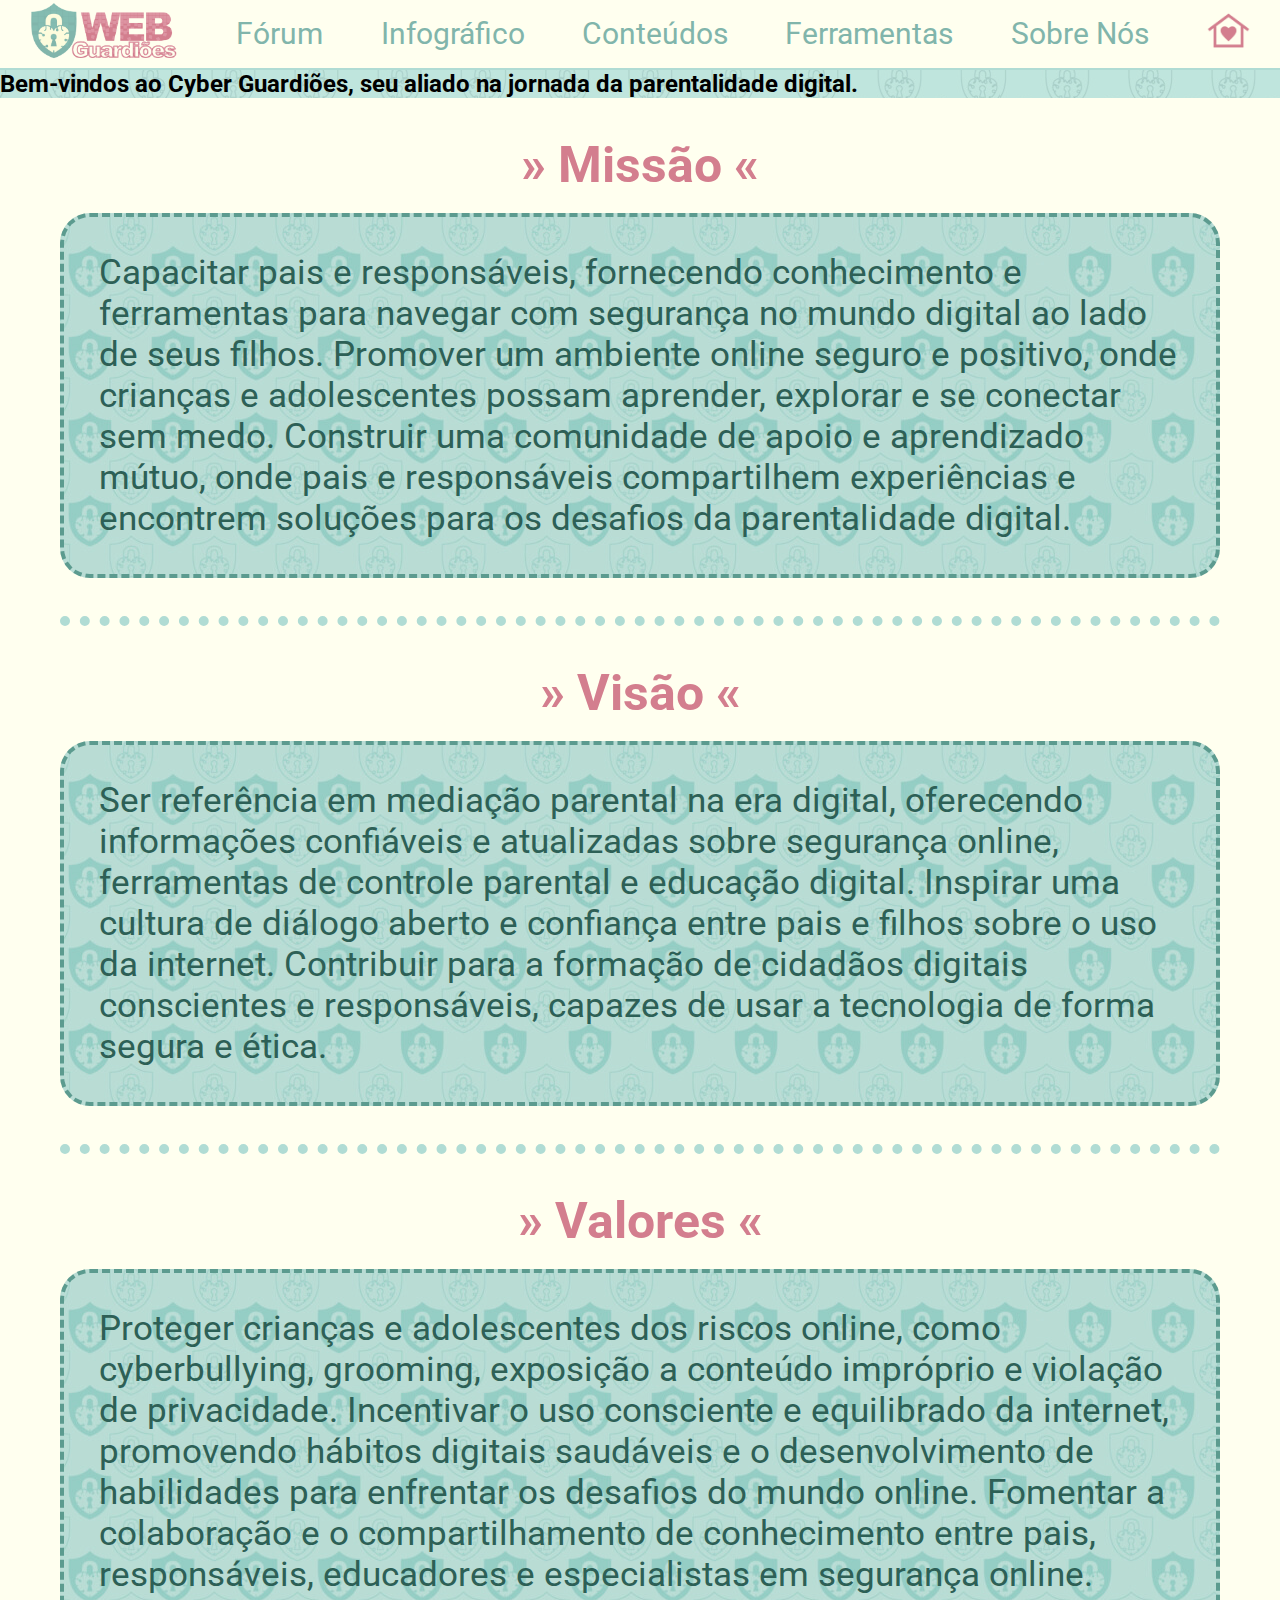
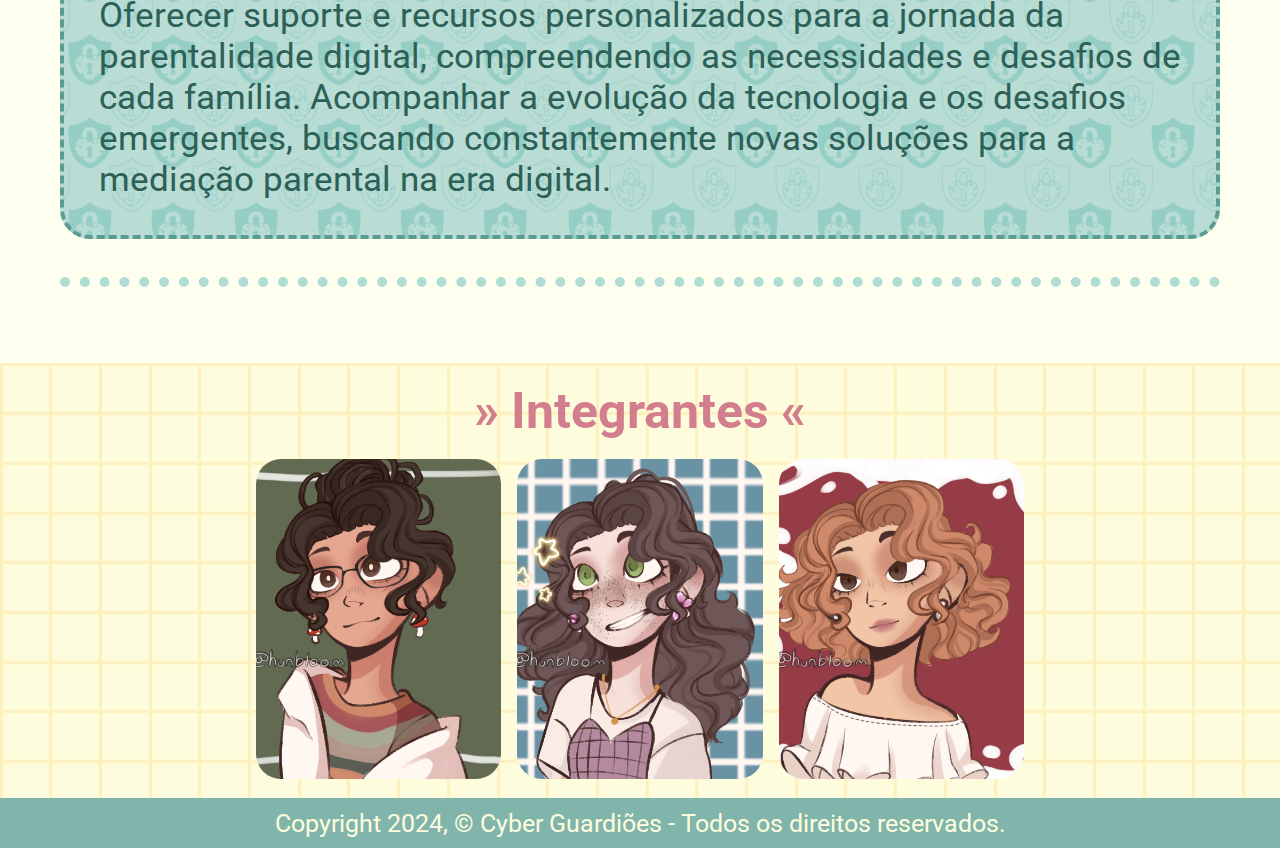
<file: sobre_nos.html>
<!DOCTYPE html>
<html lang="pt-BR">
    <head>
        <meta charset="UTF-8">
        <meta name="viewport" content="width-device-width, initial-scale-1.0">
        <link rel="icon" type="image/png" href="src/imagens/Icone.png">
        <link rel="stylesheet" href="src/style/style.css">
        <title>CyberGuardiões | Sobre Nós</title>
    </head>
    <body>
        <nav> <!-- MENU -->
            <ul>
                <li><a href="index.html" width="50%"><img src="src/imagens/Logo.png" width="150px" height="auto"></a></li>  
                <li><a href="https://webguadioes.wixsite.com/forum">Fórum</a></li>
                <li><a href="infografico.html">Infográfico</a></li>
                <li><a href="conteudos.html">Conteúdos</a></li>
                <li><a href="ferramentas.html">Ferramentas</a></li>
				<li><a href="sobre_nos.html">Sobre Nós</a></li>
                <li><a href="index.html"><img src="src/imagens/Casinha.png" width="45px" height="auto"></a></li>
            </ul>
        </nav>
		<div class="espaco"></div><!-- espaço em branco por baixo do nav-->
			<div style="background-image: url('src/imagens/escudinhos.png');" class="introducao">
				<h2>Bem-vindos ao Cyber Guardiões, seu aliado na jornada da parentalidade digital.</h2>
			</div>
		<br><br>
		<div class="conteudo_sobre_nos"><center>
			<div class="missao">
				<h2>&#187; Missão &#171;</h2><br>
				<p style="background-image: url('src/imagens/escudinhos_transparente.png');">Capacitar pais e responsáveis, fornecendo conhecimento e ferramentas para navegar com segurança no mundo digital ao lado de seus filhos. Promover um ambiente online seguro e positivo, onde crianças e adolescentes possam aprender, explorar e se conectar sem medo. Construir uma comunidade de apoio e aprendizado mútuo, onde pais e responsáveis compartilhem experiências e encontrem soluções para os desafios da parentalidade digital.</p>
			<br><br>
			<div class="linha"></div>
			<br><br>
			</div>
			<div class="visao">
				<h2>&#187; Visão &#171;</h2><br>
				<p style="background-image: url('src/imagens/escudinhos_transparente.png');">Ser referência em mediação parental na era digital, oferecendo informações confiáveis e atualizadas sobre segurança online, ferramentas de controle parental e educação digital. Inspirar uma cultura de diálogo aberto e confiança entre pais e filhos sobre o uso da internet. Contribuir para a formação de cidadãos digitais conscientes e responsáveis, capazes de usar a tecnologia de forma segura e ética.</p>
			<br><br>
			<div class="linha"></div>
			<br><br>
			</div>
			<div class="valores">
				<h2>&#187; Valores &#171;</h2><br>
				<p style="background-image: url('src/imagens/escudinhos_transparente.png');">Proteger crianças e adolescentes dos riscos online, como cyberbullying, grooming, exposição a conteúdo impróprio e violação de privacidade. Incentivar o uso consciente e equilibrado da internet, promovendo hábitos digitais saudáveis e o desenvolvimento de habilidades para enfrentar os desafios do mundo online. Fomentar a colaboração e o compartilhamento de conhecimento entre pais, responsáveis, educadores e especialistas em segurança online. Oferecer suporte e recursos personalizados para a jornada da parentalidade digital, compreendendo as necessidades e desafios de cada família. Acompanhar a evolução da tecnologia e os desafios emergentes, buscando constantemente novas soluções para a mediação parental na era digital.</p>
			<br><br>
			<div class="linha"></div>
			<br><br>
			</div>
		<br><br>
		</div></center>		
        <div class="integrantes" style="background-image: url('src/imagens/fundo.jpg');">
            <br><h2 class="titulo"><center>&#187; Integrantes &#171;</center></h2><br>
            <div class="galeria">
                <div style="background-image: url('src/imagens/gabriela.png');"><!-- Gabriela -->
                    <div class="legenda">Gabriela</div>
                </div>
                <div style="background-image: url('src/imagens/Rafaela.png');"><!-- Rafaela -->
                    <div class="legenda">Rafaela</div>
                </div>
                <div style="background-image: url('src/imagens/Rosi.png');"><!-- Rosi -->
                    <div class="legenda">Rosi</div>
                </div>
            </div><br>
        </div>			
        <footer>
            Copyright 2024, © Cyber Guardiões - Todos os direitos reservados.
        </footer>
    </body>
</html>
</file>
<file: src/style/style.css>
/*O que tem em todas paginas iguais*/
@import url('https://fonts.googleapis.com/css2?family=Roboto:ital,wght@0,100;0,300;0,400;0,500;0,700;0,900;1,100;1,300;1,400;1,500;1,700;1,900&display=swap');
*{
    margin: 0;
    padding: 0;
    box-sizing: border-box;
    font-family: "Roboto", sans-serif;
}
body{
    background-color: #ffffef;
}
nav{
    position: fixed;
    background-color: #ffffef;
    overflow: hidden;
    width: 100%;
    height: 70px;
    border-bottom: 2px solid #b0dcd4;
    justify-content: center;
    z-index: 1000;
    display: flex;
    align-items: center;
}
nav ul{
    list-style-type: none;
    display: flex;
    width: 100%;
    justify-content: space-around;
    align-items: center;
}
nav ul li a{
    color: #81B5AB;
    text-decoration: none;
    font-size: 30px;
}
nav ul li a:hover {
    color: #2d6056;
}
.espaco{/*tem que ter esse espaço pq o nav fica por cima das coisas*/
    height: 70px;/*tamanho exato do nav na vertical*/
}
.titulo{
    font-size: 50px;
    color: #D37E8E;
}

footer{
    width: 100%;
    height: 50px;
    align-items: center;
    background-color: #81b5ab;
    color: #fdfcdd;
    font-size: 25px;
    justify-content: space-around;
    z-index: 1000;
    display: flex;
}
.balao{
    color: #2D6056;
    font-size: 30px;
    margin: 10px;
    padding-left: 20px;
    width: 75%;
    height: 80px;
    background-color: #b0dcd4;
    border: 5px double #81b5ab;
    border-radius: 25px 40px 40px 0px;
    animation: balao 10s forwards;
    position: fixed;
    z-index: 999;
}
@keyframes balao {
    0% {
      opacity: 0;
      visibility: hidden;
    }
    25%{
      opacity: 1;
      visibility: visible;
    }
    75%{
        opacity: 1;
        visibility: visible;
    }  
    100% {
      opacity: 0;
      visibility: hidden;
    }
  }
/*Pagina principal*/
.bemvindo_gradiente{
    background: linear-gradient(to bottom, #FFFFEF, #B0DCD4);
    width: auto;
    height: 550px;
    display: flex; 
}
.bemvindo{
    margin-left: 50px;
    margin-top: 5px;
    width: 654px;
    height: 580px;
}
.bemvindo p{
    font-size: 40px;
	color: #2d6056;
}
.objetivo p {
	color: #2d6056;
}
.conteudo p {
	color: #2d6056;
}
.bemvindo_botao{
    background-color: #E4A2AF;
    width: 280px;
    height: 60px;
    border: 5px #D37E8E;
    border-style: dashed;
    border-radius: 50px;
    align-items: center;
    justify-content: space-around;
    z-index: 1000;
    display: flex;
	transition: 0.75s;
	cursor: pointer;
}
.bemvindo_botao:hover {
    background-color: #AF4F61;	
}
.bemvindo_botao p:hover {
    color: #E4A2AF;	
}
.bemvindo_botao p{
    color: #D0546B;
    font-size: 30px;
}
.bemvindo_botao a {
    text-decoration: none;
    color: inherit; 
}
.Guardiao{
    margin-left: auto;
    opacity: 0; 
    animation: slideFromRight 5s ease forwards;
}
@keyframes slideFromRight {/*animação da imagem surgindo da direita*/
    0% {
        transform: translateX(100%);
        opacity: 0;
    }
    100% {
        transform: translateX(0); 
        opacity: 1;
    }
}
.conteudo table{
    width: 80%;
    justify-content: center;
    z-index: 1000;
    display: flex;
    align-items: center;
}
.conteudo img{
    width: 500px;
    height: auto;
}
.conteudo table p{
    font-weight: normal;
    font-size: 35px;
}
.conteudo_botao{
    background-color: #E4A2AF;
    width: 200px;
    height: 60px;
    border: 5px #D37E8E;
    border-style: dashed;
    border-radius: 50px;
    align-items: center;
    justify-content: space-around;
    display:flex;
	transition: 0.75s;
	cursor: pointer;
}
.conteudo_botao:hover {
    background-color: #AF4F61;	
}
.conteudo_botao p:hover {
    color: #E4A2AF;	
}
.conteudo_botao p{
    color: #D0546B;
    font-size: 30px;

}
.conteudo_botao a {
    text-decoration: none;
    color: inherit; 
}


.integrantes{
    width: 100%;
    margin-left: 0px;
    margin-right: 0px;
    overflow: hidden;
    position: relative;
}
.galeria{
    display: flex;
    height: 320px;
    gap: 16px;
    margin-left: 20%;
    margin-right: 20%;
}
.galeria > div{
    flex: 1;
    border-radius: 25px;
    background-position: center;
    background-repeat: no-repeat;
    background-size: auto 100%;
    transition: all .8s cubic-bezier(.25, .4, .45, 1.4);
    position: relative;
}
.galeria > div:hover{
    flex: 5;
}
.galeria .legenda {
    position: absolute;
    bottom: 0;
    left: 50%;
    margin-bottom: 5px;
    transform: translateX(-50%);
    width: 60%;
    background: #FFFFEF;
    color: #2d6056;
    font-weight: bold;
    text-align: center;
    padding: 10px;
    opacity: 0;
    transition: opacity 0.3s;
    border-radius: 15px;
}
.galeria > div:hover .legenda {
    opacity: 1;
}
/*pagina CONTEUDOS*/
.noticiaSection{
    display: flex;
    flex-wrap: wrap;
    justify-content: center;
    gap: 5%;
}
.noticiaDiv{
    border: #D0546B dashed 2px;
    border-radius: 25px;
    width: 20%;
    height: 300px;
    background-color: #FFFFEF;
}
.noticiaDiv img{
    margin-top: 10px;
    margin-bottom: 5px;
    width: 90%;
}
.noticiaDiv b{
    color:#D0546B;
}
.noticiaDiv p{
    margin-left: 10px;
    color: #D37E8E;
}
.noticiaDiv a{
    color: #D0546B;
    text-decoration: none;
}
.idVideo{
    position: relative;
    bottom: 70px;
}
.fundoVideo{
    height: 540px;
}
.carrossel {
    background-color: #81B5AB20;
    border: #81B5AB 2px dashed;
    border-radius: 25px;
    width: 60%;
    height: 420px;
    margin-top: 10px;
    margin: 20px auto;
    overflow: hidden;
    position: relative;
}
.carrossel-container {
    display: flex;
    transition: transform 0.5s ease;
}
.videoDiv {
    min-width: 100%;
    box-sizing: border-box;
    text-align: center;
}
.videoDiv img {
    max-width: 60%;
    height: auto;
    border-radius: 8px;
}
.legendaVideos {
    font-size: 20px;
    color: #D0546B;
}
.VideoBotao {
    position: absolute;
    top: 50%;
    font-size: 50px;
    border-radius: 50%;
    color: #2d6056;
    transform: translateY(-50%);
    width: 60px;
    height: 60px;
    background-color: #81B5AB80;
    text-align: center;
    line-height: 55px;
    cursor: pointer;
}
.Esquerda {
    left: 10px;
}
.Direita {
    right: 10px;
}

/*pagina FERRAMENTAS*/
*,
::before,
::after {
    margin: 0;
    padding: 0;
    box-sizing: border-box;
}
.container {
    display: flex;
    flex-wrap: wrap;
    justify-content: center;
    gap: 2em;
}
.container h2 {
	color: #81B5AB;
}
.container p {
	color: #2d6056;
}
.card {
    border-radius: 2em;
    width: 300px;
    height: 300px;
    position: relative;
    cursor: pointer;
    background: #FFFFEF;
    box-shadow: rgba(0, 0, 0, 0.4) 0px 2px 4px, rgba(0, 0, 0, 0.3) 0px 7px 13px -3px, rgba(0, 0, 0, 0.2) 0px -3px 0px inset;
}
figure {
    position: absolute;
    width: 100%;
    height: 100%;
    top: 0;
    left: 0;
    transform-origin: 0% 0%;
    transition: all 850ms ease-in-out;
    z-index: 2;
    background: linear-gradient(to bottom, #B0DCD4, #81B5AB);
    border-radius: 2em;
}
.card:hover figure {
    top: -10%;
    left: -10%;
    transform: scale(0.6);
}
.img {
    width: 100%;
    height: 100%;
    object-fit: cover;
    border-radius: 2em;
}
.tituloFerramentas {
    position: absolute;
    width: 50%;
    height: 50%;
    right: 0;
    display: grid;
    place-items: center;
    z-index: 1;
    color: #81B5AB;
}
.tituloFerramentas h2 {
    font-size: 1.25rem;
    text-align: center;
}
.conteudoFerramentas {
    position: absolute;
    bottom: 0;
    padding: 1em 1.5em;
    z-index: 1;
    color: #161c2a;
    line-height: 20px;
}
@media (min-width: 768px) {
    .container {
        display: flex;
        flex-wrap: wrap;
        justify-content: center;
        gap: 4em;
    }
    .tituloFerramentas h2 {
        font-size: 1.45rem;
    }
}
/*PÁGINA INFOGRÁFICO*/
/*Acesso à Internet: Oportunidades e Desafios*/
.card_inf {
    border-radius: 2em;
    width: 300px;
    height: 300px;
    position: relative;
    background: #FFFFEF;
    box-shadow: rgba(0, 0, 0, 0.4) 0px 2px 4px, rgba(0, 0, 0, 0.3) 0px 7px 13px -3px, rgba(0, 0, 0, 0.2) 0px -3px 0px inset;
}
.card_inf:hover figure {
    top: -10%;
    left: -10%;
    transform: scale(0.6);
}
.container_inf {
    display: flex;
    flex-wrap: wrap;
    justify-content: center;
    gap: 4em;
}
.container_inf p{
	font-size: 20px;
	text-align: center;
	margin-bottom: 20px;
	color: #2d6056;
}
.p_fig{
	background:linear-gradient(to bottom, #E4A2AF, #D37E8E);
}
.d_fig{
	background:linear-gradient(to bottom, #FDFCDD, #F9F69F);
}
.fundo_inf {
	background-color: #E4A2AF80;
	position: relative;
	margin: 0 auto;
	border: 5px dashed #D37E8E;
}
/* Dicas para Pais e Responsáveis */
.num_dica h2 {
	color: #2d6056;
}
.num_dica_1 h2 {
	color: #AF4F61;
}
.card_dicas {
    display: flex;
    justify-content: left;
    width: 160px;
    height: 140px;
    position: relative;
    background-color: #FFFFEF;
    border-radius: 30px;
    transition: width 0.5s ease; 
    overflow: hidden;
    margin-left: 205px;
}
.card_dicas:hover {
    width: 900px;
}
.num_dica {
    position: absolute;
    width: 160px;
    height: 140px;
    top: 0;
    background: #B0DCD4;
    border-radius: 0;
    display: flex;
    align-items: center;
    justify-content: center;
    transition: transform 0.2s ease;
}
.num_dica_1 {
    position: absolute;
    width: 160px;
    height: 140px;
    top: 0;
    background: #E4A2AF;
    border-radius: 0;
    display: flex;
    align-items: center;
    justify-content: center;
    transition: transform 0.2s ease;
}
.num_dica_1 h2 {
    margin: 0;
    font-size: 70px;
    transform-origin: center;
}
.num_dica h2 {
    margin: 0;
    font-size: 70px;
    transform-origin: center;
}
.card_dicas:hover .num_dica h2 {
    transform: scale(0.75);
}
.card_dicas:hover .num_dica_1 h2 {
    transform: scale(0.75);
}
.content_dicas {
    display: flex;
    flex-direction: column;
    gap: 7px;
    padding: 20px; 
    text-align: justify;
    opacity: 0;
    transition: opacity 0.5s ease;
	margin-left: 160px;
}
.content_dicas_1{
    display: flex;
    flex-direction: column;
    gap: 7px;
    padding: 22px; 
    text-align: justify;
    opacity: 0;
    transition: opacity 0.5s ease;
	margin-left: 160px;
}
.content_dicas h2 {
	color: #81B5AB;
	font-size: 35px;
}
.content_dicas p {
	color: #2d6056;
	font-size: 25px;
}
.content_dicas_1 h2 {
	color: #E4A2AF;
	font-size: 35px;
}
.content_dicas_1 p {
	color: #AF4F61;
	font-size: 25px;
}
.card_dicas:hover .content_dicas {
    opacity: 1;
}
.card_dicas:hover .content_dicas_1{
    opacity: 1;
}
/*Acesso à Internet: Dados Estatísticos*/
.card_dados {
	display: flex;
    justify-content: center;
    gap: 3em;
	position: relative;
	transition: 0.5s ease;
	background-color: #81B5AB;
    border: #FFFFEF double 7px;
	border-radius: 30px;
	width: 300px;
	height: 350px;
}
.card_dados:hover {
	height: 400px;
}
.card_dados .img-box {
	position: absolute;
	width: 250px;
	height: auto;
	top: 0px;
	transition: 0.5s ease;
}
.card_dados:hover .img-box {
	top: -100px;
	scale: 0.75;
}
.card_dados .img-box img {
	margin-left: 10px;
	width: 90%;
	height: 90%;
	object-fit: cover;
}
.card_dados .content_dados {
	display: flex;
    flex-direction: column;
    gap: 18px;
    position: absolute;
    top: 250px;
    width: 100%;
    padding: 0px 30px;
    text-align: center;
    height: 30px;
    overflow: hidden;
    transition: 0.5s;
}
.content_dados p {
	font-size: 25px;
	text-align: center;
	color: #D1F0EA;
}
.content_dados h2{
	font-size: 30px;
	text-align: center;
	color: #2d6056;
}
.card_dados:hover .content_dados {
    top: 130px;
    height: 250px;
}
/*Perigos da Internet para Crianças e Adolescentes*/
.card_pg {
    display: flex;
    justify-content: left;
    width: 1090px;
    height: 300px;
    position: relative;
    background-color: #FFFFEF;
    border-radius: 30px;
    margin-left: 90px;
	border: 5px solid #D37E8E;
}
.card_pg .img-box_1 {
	position: relative;
	width: 100%;
	height: 100%;
}
.card_pg .img-box_1 img {
	width: auto;
	height: 120%;
	object-fit: cover;
	scale: 0.75;
	margin-left: -10px;
	border-radius: 30px;
	border: 5px dashed #D37E8E;
	position: absolute;
	top: -30px;
	left: -20px;
}
.card_pg .content_pg {
	display: flex;
    flex-direction: column;
    gap: 25px;
	margin-top: 30px;
	left: 350px;
	position: absolute;
}
.content_pg p {
	font-size: 30px;
	width: 700px;
	color: #2D6056;
	text-align: justify;
}
.content_pg h2 {
	font-size: 30px;
	text-align: center;
	color: #81B5AB;
}
/*PÁGINA SOBRE NÓS*/
.conteudo_sobre_nos {
	margin-left: 60px;
	margin-right: 60px;
}
.conteudo_sobre_nos h2{
	font-size: 50px;
	color: #D37E8E;
}
.conteudo_sobre_nos p{
	font-size: 35px;
	text-align: left;
	color: #2D6056;
	background-color: #81B5AB;
	border-radius: 30px;
	padding: 35px;
	border: 4px dashed #5C9B8F;
}
.linha {
	border-bottom: 10px dotted #B0DCD4;
    border-color: linear-gradient(to bottom, #D37E8E, #B0DCD4);
}
</file>
